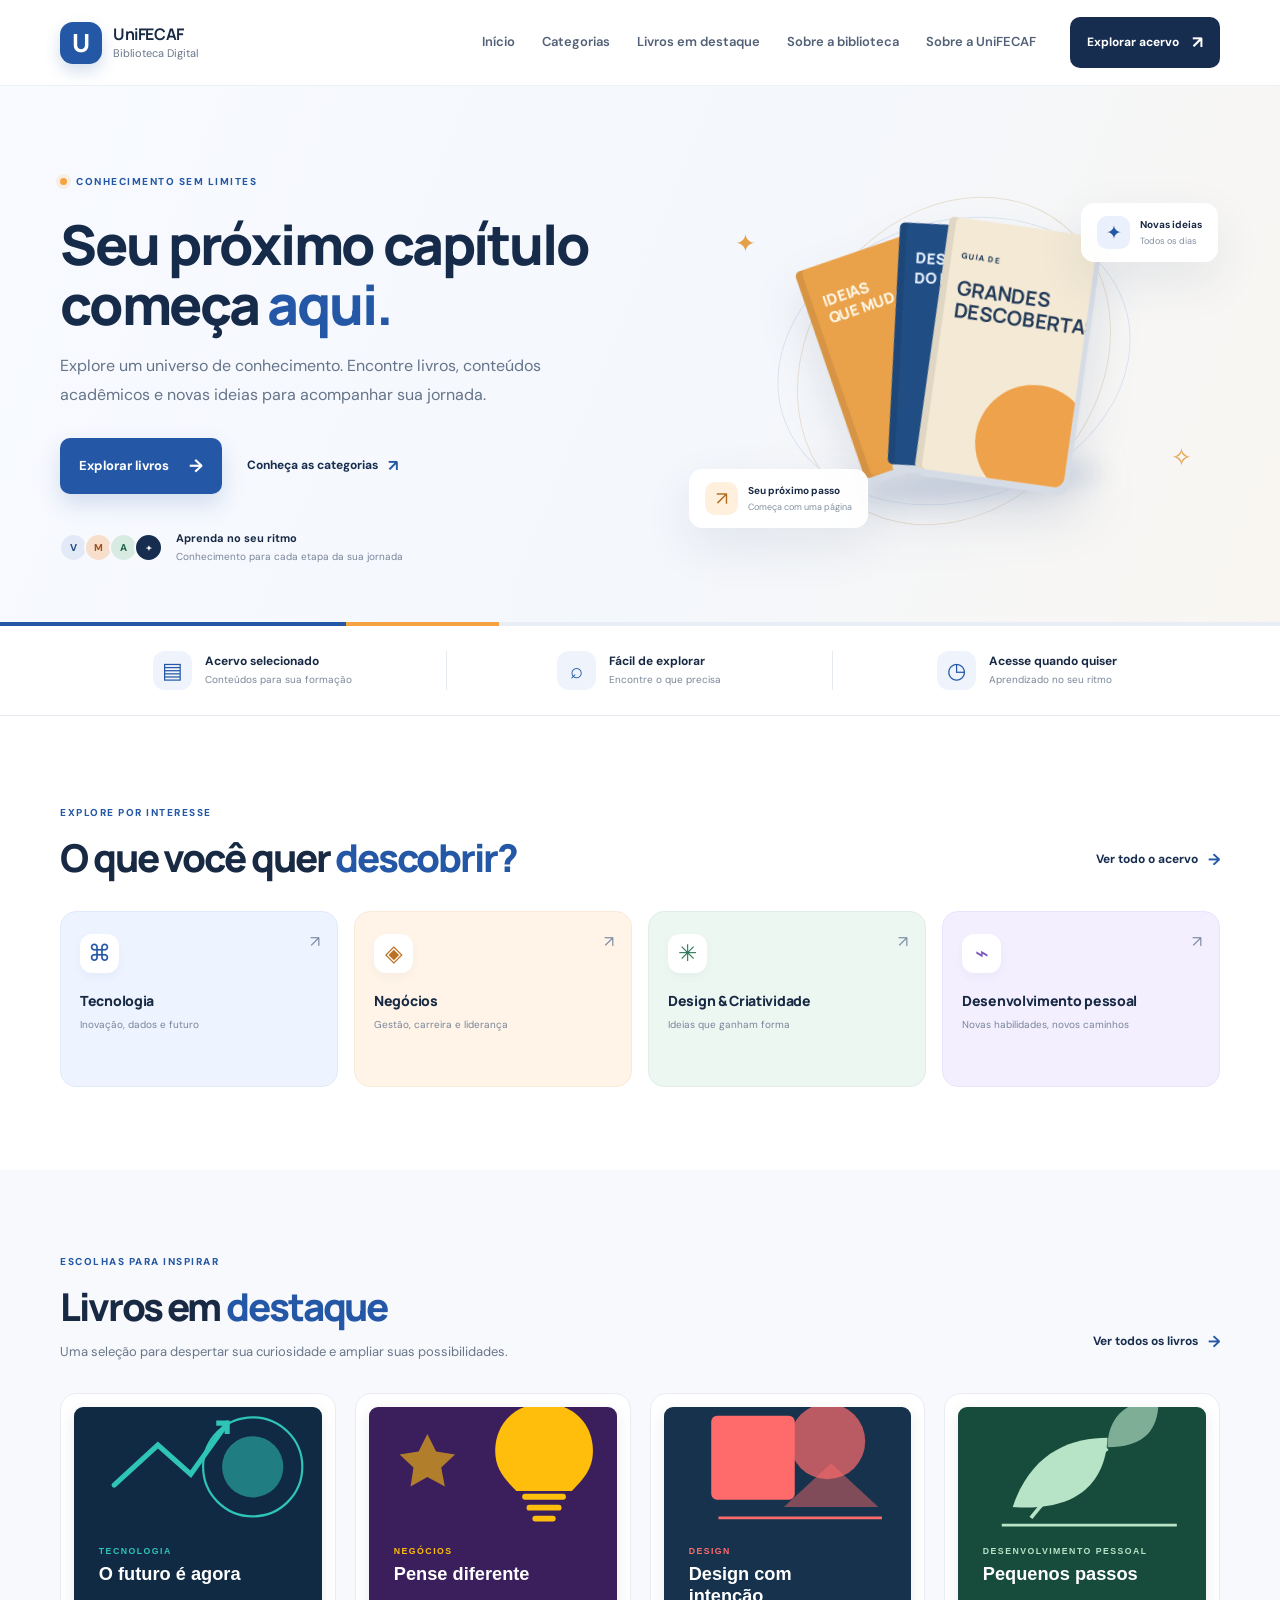
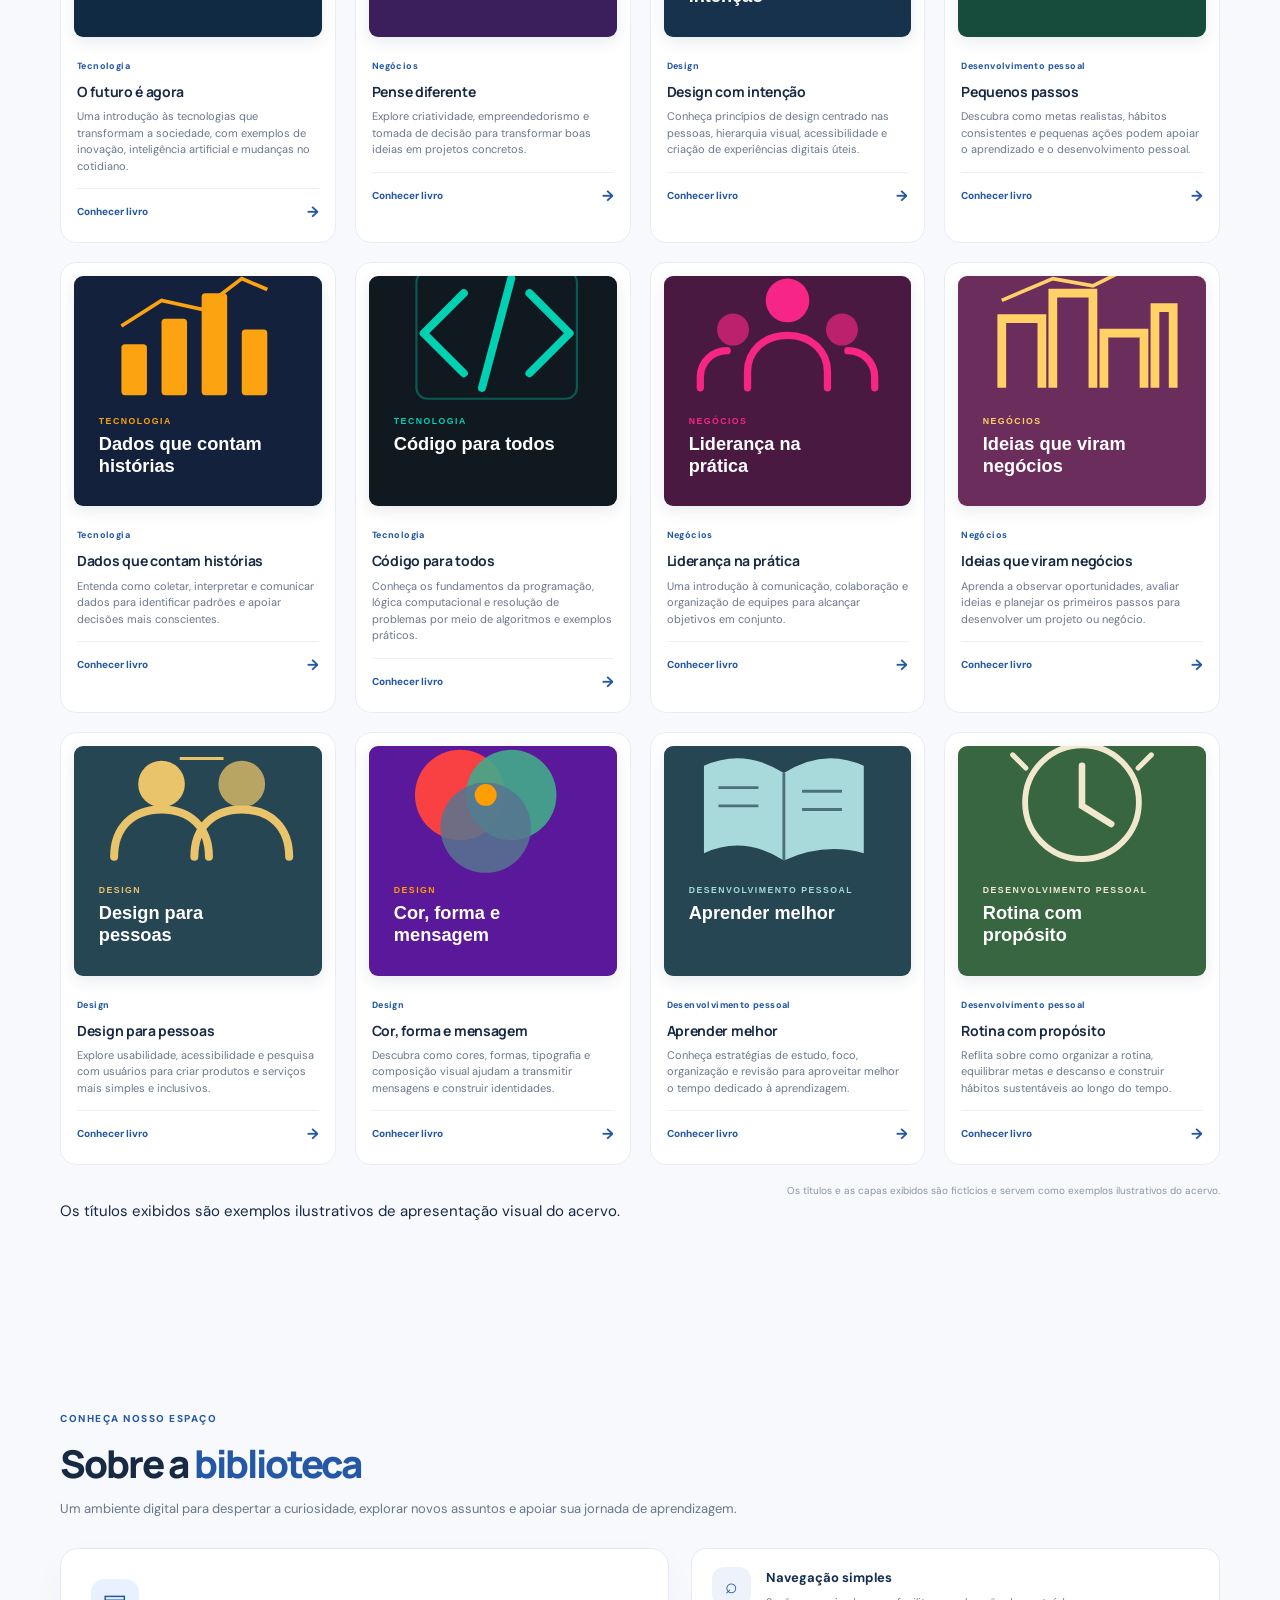
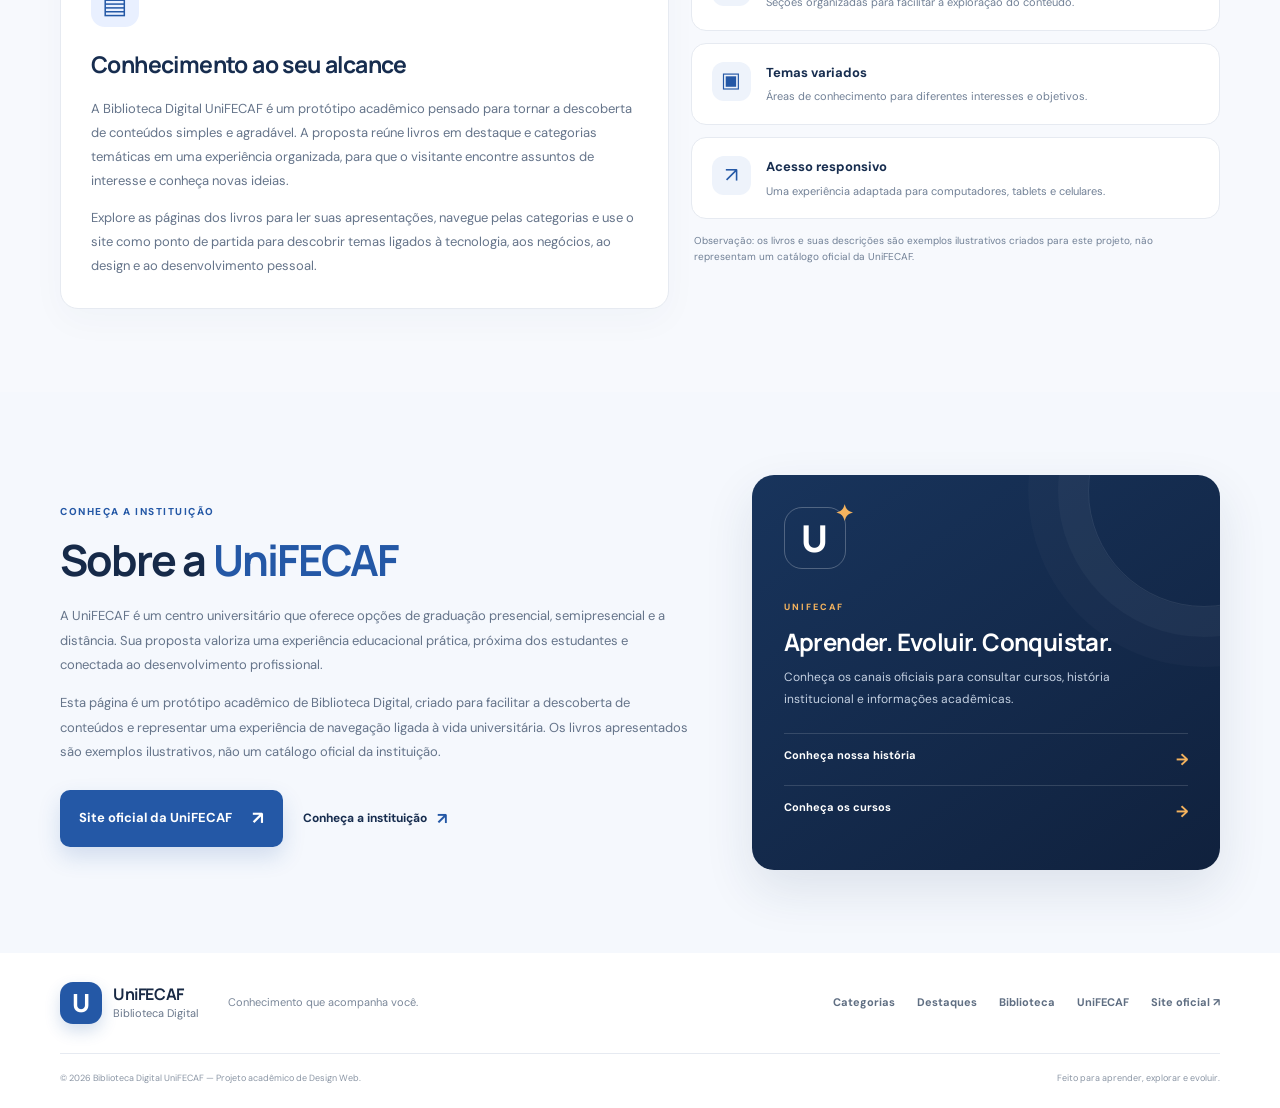
<file: index.html>
<!DOCTYPE html>
<html lang="pt-BR">
<head>
  <meta charset="UTF-8">
  <meta name="viewport" content="width=device-width, initial-scale=1.0">
  <meta name="description" content="Explore livros, categorias e recursos de aprendizagem na Biblioteca Digital UniFECAF.">
  <title>Biblioteca Digital | UniFECAF</title>
  <link rel="stylesheet" href="css/style.css">
</head>
<body>
  <a class="skip-link" href="#conteudo">Pular para o conteúdo</a>
  <header class="site-header">
    <div class="container header-inner">
      <a class="brand" href="#inicio" aria-label="UniFECAF Biblioteca Digital - início">
        <span class="brand-mark" aria-hidden="true">U</span>
        <span class="brand-copy"><strong>UniFECAF</strong><small>Biblioteca Digital</small></span>
      </a>
      <button class="menu-toggle" type="button" aria-label="Abrir menu" aria-expanded="false" aria-controls="main-nav">
        <span></span><span></span><span></span>
      </button>
      <nav class="main-nav" id="main-nav" aria-label="Navegação principal">
        <a href="#inicio">Início</a>
        <a href="#categorias">Categorias</a>
        <a href="#destaques">Livros em destaque</a>
        <a href="#sobre">Sobre a biblioteca</a>
        <a href="#unifecaf">Sobre a UniFECAF</a>
      </nav>
      <a class="header-cta" href="#destaques">Explorar acervo <span aria-hidden="true">↗</span></a>
    </div>
  </header>

  <main id="conteudo">
    <section class="hero" id="inicio">
      <div class="container hero-grid">
        <div class="hero-copy">
          <span class="eyebrow"><span class="eyebrow-dot"></span> CONHECIMENTO SEM LIMITES</span>
          <h1>Seu próximo capítulo começa <em>aqui.</em></h1>
          <p>Explore um universo de conhecimento. Encontre livros, conteúdos acadêmicos e novas ideias para acompanhar sua jornada.</p>
          <div class="hero-actions">
            <a class="button button-primary" href="#destaques">Explorar livros <span aria-hidden="true">→</span></a>
            <a class="text-link" href="#categorias">Conheça as categorias <span aria-hidden="true">↗</span></a>
          </div>
          <div class="hero-proof">
            <div class="avatar-stack" aria-hidden="true"><span>V</span><span>M</span><span>A</span><span>+</span></div>
            <p><strong>Aprenda no seu ritmo</strong><small>Conhecimento para cada etapa da sua jornada</small></p>
          </div>
        </div>
        <div class="hero-art" aria-label="Ilustração de livros e leitura">
          <div class="art-orbit orbit-one"></div><div class="art-orbit orbit-two"></div>
          <div class="floating-note note-top"><span class="note-icon">✦</span><span><strong>Novas ideias</strong><small>Todos os dias</small></span></div>
          <div class="book-scene">
            <div class="book book-back"><span>IDEIAS<br>QUE MUDAM</span></div>
            <div class="book book-middle"><span>DESIGN<br>DO FUTURO</span><i>✳</i></div>
            <div class="book book-front"><small>GUIA DE</small><strong>GRANDES<br>DESCOBERTAS</strong><span class="cover-sun"></span></div>
            <div class="book-shadow"></div>
          </div>
          <div class="floating-note note-bottom"><span class="note-icon">↗</span><span><strong>Seu próximo passo</strong><small>Começa com uma página</small></span></div>
          <span class="spark spark-one">✦</span><span class="spark spark-two">✧</span>
        </div>
      </div>
      <div class="hero-bottom-line"></div>
    </section>

    <section class="quick-stats" aria-label="Diferenciais da biblioteca">
      <div class="container stats-grid">
        <div class="stat-item"><span class="stat-icon">▤</span><div><strong>Acervo selecionado</strong><small>Conteúdos para sua formação</small></div></div>
        <div class="stat-item"><span class="stat-icon">⌕</span><div><strong>Fácil de explorar</strong><small>Encontre o que precisa</small></div></div>
        <div class="stat-item"><span class="stat-icon">◷</span><div><strong>Acesse quando quiser</strong><small>Aprendizado no seu ritmo</small></div></div>
      </div>
    </section>

    <section class="section categories-section" id="categorias">
      <div class="container">
        <div class="section-heading">
          <div><span class="eyebrow">EXPLORE POR INTERESSE</span><h2>O que você quer <em>descobrir?</em></h2></div>
          <a class="text-link desktop-link" href="#destaques">Ver todo o acervo <span aria-hidden="true">→</span></a>
        </div>
        <div class="category-grid">
          <a class="category-card category-blue" href="#destaques" data-filter="Tecnologia"><span class="category-symbol">⌘</span><span class="category-name">Tecnologia</span><span class="category-desc">Inovação, dados e futuro</span><span class="category-arrow">↗</span></a>
          <a class="category-card category-orange" href="#destaques" data-filter="Negócios"><span class="category-symbol">◈</span><span class="category-name">Negócios</span><span class="category-desc">Gestão, carreira e liderança</span><span class="category-arrow">↗</span></a>
          <a class="category-card category-green" href="#destaques" data-filter="Design"><span class="category-symbol">✳</span><span class="category-name">Design &amp; Criatividade</span><span class="category-desc">Ideias que ganham forma</span><span class="category-arrow">↗</span></a>
          <a class="category-card category-purple" href="#destaques" data-filter="Desenvolvimento pessoal"><span class="category-symbol">⌁</span><span class="category-name">Desenvolvimento pessoal</span><span class="category-desc">Novas habilidades, novos caminhos</span><span class="category-arrow">↗</span></a>
        </div>
      </div>
    </section>

    <section class="section featured-section" id="destaques">
      <div class="container">
        <div class="section-heading">
          <div><span class="eyebrow">ESCOLHAS PARA INSPIRAR</span><h2>Livros em <em>destaque</em></h2><p class="section-intro">Uma seleção para despertar sua curiosidade e ampliar suas possibilidades.</p></div>
          <a class="text-link desktop-link" href="#destaques" id="show-all-books">Ver todos os livros <span aria-hidden="true">→</span></a>
        </div>
        <div class="book-grid">
          <article class="book-card" data-category="Tecnologia">
            <img class="cover-image" src="assets/imagens/capa-livro-01.svg" alt="Capa ilustrada do livro O futuro é agora" loading="lazy">
            <div class="book-info"><span class="book-category">Tecnologia</span><h3>O futuro é agora</h3><p>Uma introdução às tecnologias que transformam a sociedade, com exemplos de inovação, inteligência artificial e mudanças no cotidiano.</p><a href="livro-futuro.html" class="book-link">Conhecer livro <span aria-hidden="true">→</span></a></div>
          </article>
          <article class="book-card" data-category="Negócios">
            <img class="cover-image" src="assets/imagens/capa-livro-02.svg" alt="Capa ilustrada do livro Pense diferente" loading="lazy">
            <div class="book-info"><span class="book-category">Negócios</span><h3>Pense diferente</h3><p>Explore criatividade, empreendedorismo e tomada de decisão para transformar boas ideias em projetos concretos.</p><a href="livro-pense-diferente.html" class="book-link">Conhecer livro <span aria-hidden="true">→</span></a></div>
          </article>
          <article class="book-card" data-category="Design">
            <img class="cover-image" src="assets/imagens/capa-livro-03.svg" alt="Capa ilustrada do livro Design com intenção" loading="lazy">
            <div class="book-info"><span class="book-category">Design</span><h3>Design com intenção</h3><p>Conheça princípios de design centrado nas pessoas, hierarquia visual, acessibilidade e criação de experiências digitais úteis.</p><a href="livro-design-intencao.html" class="book-link">Conhecer livro <span aria-hidden="true">→</span></a></div>
          </article>
          <article class="book-card" data-category="Desenvolvimento pessoal">
            <img class="cover-image" src="assets/imagens/capa-livro-04.svg" alt="Capa ilustrada do livro Pequenos passos" loading="lazy">
            <div class="book-info"><span class="book-category">Desenvolvimento pessoal</span><h3>Pequenos passos</h3><p>Descubra como metas realistas, hábitos consistentes e pequenas ações podem apoiar o aprendizado e o desenvolvimento pessoal.</p><a href="livro-pequenos-passos.html" class="book-link">Conhecer livro <span aria-hidden="true">→</span></a></div>
          </article>
          <article class="book-card" data-category="Tecnologia">
            <img class="cover-image" src="assets/imagens/capa-livro-05.svg" alt="Capa ilustrativa de Dados que contam histórias" loading="lazy">
            <div class="book-info"><span class="book-category">Tecnologia</span><h3>Dados que contam histórias</h3><p>Entenda como coletar, interpretar e comunicar dados para identificar padrões e apoiar decisões mais conscientes.</p><a href="#sobre" class="book-link" data-fictional="true">Conhecer livro <span aria-hidden="true">→</span></a></div>
          </article>
          <article class="book-card" data-category="Tecnologia">
            <img class="cover-image" src="assets/imagens/capa-livro-06.svg" alt="Capa ilustrativa de Código para todos" loading="lazy">
            <div class="book-info"><span class="book-category">Tecnologia</span><h3>Código para todos</h3><p>Conheça os fundamentos da programação, lógica computacional e resolução de problemas por meio de algoritmos e exemplos práticos.</p><a href="#sobre" class="book-link" data-fictional="true">Conhecer livro <span aria-hidden="true">→</span></a></div>
          </article>
          <article class="book-card" data-category="Negócios">
            <img class="cover-image" src="assets/imagens/capa-livro-07.svg" alt="Capa ilustrativa de Liderança na prática" loading="lazy">
            <div class="book-info"><span class="book-category">Negócios</span><h3>Liderança na prática</h3><p>Uma introdução à comunicação, colaboração e organização de equipes para alcançar objetivos em conjunto.</p><a href="#sobre" class="book-link" data-fictional="true">Conhecer livro <span aria-hidden="true">→</span></a></div>
          </article>
          <article class="book-card" data-category="Negócios">
            <img class="cover-image" src="assets/imagens/capa-livro-08.svg" alt="Capa ilustrativa de Ideias que viram negócios" loading="lazy">
            <div class="book-info"><span class="book-category">Negócios</span><h3>Ideias que viram negócios</h3><p>Aprenda a observar oportunidades, avaliar ideias e planejar os primeiros passos para desenvolver um projeto ou negócio.</p><a href="#sobre" class="book-link" data-fictional="true">Conhecer livro <span aria-hidden="true">→</span></a></div>
          </article>
          <article class="book-card" data-category="Design">
            <img class="cover-image" src="assets/imagens/capa-livro-09.svg" alt="Capa ilustrativa de Design para pessoas" loading="lazy">
            <div class="book-info"><span class="book-category">Design</span><h3>Design para pessoas</h3><p>Explore usabilidade, acessibilidade e pesquisa com usuários para criar produtos e serviços mais simples e inclusivos.</p><a href="#sobre" class="book-link" data-fictional="true">Conhecer livro <span aria-hidden="true">→</span></a></div>
          </article>
          <article class="book-card" data-category="Design">
            <img class="cover-image" src="assets/imagens/capa-livro-10.svg" alt="Capa ilustrativa de Cor, forma e mensagem" loading="lazy">
            <div class="book-info"><span class="book-category">Design</span><h3>Cor, forma e mensagem</h3><p>Descubra como cores, formas, tipografia e composição visual ajudam a transmitir mensagens e construir identidades.</p><a href="#sobre" class="book-link" data-fictional="true">Conhecer livro <span aria-hidden="true">→</span></a></div>
          </article>
          <article class="book-card" data-category="Desenvolvimento pessoal">
            <img class="cover-image" src="assets/imagens/capa-livro-11.svg" alt="Capa ilustrativa de Aprender melhor" loading="lazy">
            <div class="book-info"><span class="book-category">Desenvolvimento pessoal</span><h3>Aprender melhor</h3><p>Conheça estratégias de estudo, foco, organização e revisão para aproveitar melhor o tempo dedicado à aprendizagem.</p><a href="#sobre" class="book-link" data-fictional="true">Conhecer livro <span aria-hidden="true">→</span></a></div>
          </article>
          <article class="book-card" data-category="Desenvolvimento pessoal">
            <img class="cover-image" src="assets/imagens/capa-livro-12.svg" alt="Capa ilustrativa de Rotina com propósito" loading="lazy">
            <div class="book-info"><span class="book-category">Desenvolvimento pessoal</span><h3>Rotina com propósito</h3><p>Reflita sobre como organizar a rotina, equilibrar metas e descanso e construir hábitos sustentáveis ao longo do tempo.</p><a href="#sobre" class="book-link" data-fictional="true">Conhecer livro <span aria-hidden="true">→</span></a></div>
          </article>
        </div>
        <p class="catalog-note">Os títulos e as capas exibidos são fictícios e servem como exemplos ilustrativos do acervo.</p>Os títulos exibidos são exemplos ilustrativos de apresentação visual do acervo.</p>
      </div>
    </section>

    <section class="section about-library-section" id="sobre">
      <div class="container">
        <div class="section-heading about-library-heading">
          <div><span class="eyebrow">CONHEÇA NOSSO ESPAÇO</span><h2>Sobre a <em>biblioteca</em></h2><p class="section-intro">Um ambiente digital para despertar a curiosidade, explorar novos assuntos e apoiar sua jornada de aprendizagem.</p></div>
        </div>
        <div class="about-library-grid">
          <article class="about-library-main">
            <div class="about-library-icon" aria-hidden="true">▤</div>
            <h3>Conhecimento ao seu alcance</h3>
            <p>A Biblioteca Digital UniFECAF é um protótipo acadêmico pensado para tornar a descoberta de conteúdos simples e agradável. A proposta reúne livros em destaque e categorias temáticas em uma experiência organizada, para que o visitante encontre assuntos de interesse e conheça novas ideias.</p>
            <p>Explore as páginas dos livros para ler suas apresentações, navegue pelas categorias e use o site como ponto de partida para descobrir temas ligados à tecnologia, aos negócios, ao design e ao desenvolvimento pessoal.</p>
          </article>
          <div class="about-library-features">
            <article class="about-feature"><span aria-hidden="true">⌕</span><div><h3>Navegação simples</h3><p>Seções organizadas para facilitar a exploração do conteúdo.</p></div></article>
            <article class="about-feature"><span aria-hidden="true">▣</span><div><h3>Temas variados</h3><p>Áreas de conhecimento para diferentes interesses e objetivos.</p></div></article>
            <article class="about-feature"><span aria-hidden="true">↗</span><div><h3>Acesso responsivo</h3><p>Uma experiência adaptada para computadores, tablets e celulares.</p></div></article>
            <p class="about-library-note">Observação: os livros e suas descrições são exemplos ilustrativos criados para este projeto, não representam um catálogo oficial da UniFECAF.</p>
          </div>
        </div>
      </div>
    </section>

    <section class="section institution-section" id="unifecaf">
      <div class="container institution-grid">
        <div class="institution-copy">
          <span class="eyebrow">CONHEÇA A INSTITUIÇÃO</span>
          <h2>Sobre a <em>UniFECAF</em></h2>
          <p>A UniFECAF é um centro universitário que oferece opções de graduação presencial, semipresencial e a distância. Sua proposta valoriza uma experiência educacional prática, próxima dos estudantes e conectada ao desenvolvimento profissional.</p>
          <p>Esta página é um protótipo acadêmico de Biblioteca Digital, criado para facilitar a descoberta de conteúdos e representar uma experiência de navegação ligada à vida universitária. Os livros apresentados são exemplos ilustrativos, não um catálogo oficial da instituição.</p>
          <div class="institution-actions">
            <a class="button button-primary" href="https://www.unifecaf.com.br/" target="_blank" rel="noopener noreferrer">Site oficial da UniFECAF <span aria-hidden="true">↗</span></a>
            <a class="text-link" href="https://www.unifecaf.com.br/quem-somos" target="_blank" rel="noopener noreferrer">Conheça a instituição <span aria-hidden="true">↗</span></a>
          </div>
        </div>
        <div class="institution-card">
          <div class="institution-card-mark" aria-hidden="true">U<span>✦</span></div>
          <span class="institution-card-label">UNIFECAF</span>
          <h3>Aprender. Evoluir. Conquistar.</h3>
          <p>Conheça os canais oficiais para consultar cursos, história institucional e informações acadêmicas.</p>
          <a href="https://www.unifecaf.com.br/nossa-historia" target="_blank" rel="noopener noreferrer">Conheça nossa história <span aria-hidden="true">→</span></a>
          <a href="https://www.unifecaf.com.br/graduacao-presencial" target="_blank" rel="noopener noreferrer">Conheça os cursos <span aria-hidden="true">→</span></a>
        </div>
      </div>
    </section>

    

    
  </main>

  <footer class="site-footer">
    <div class="container footer-main">
      <a class="brand footer-brand" href="#inicio"><span class="brand-mark" aria-hidden="true">U</span><span class="brand-copy"><strong>UniFECAF</strong><small>Biblioteca Digital</small></span></a>
      <p>Conhecimento que acompanha você.</p>
      <div class="footer-links"><a href="#categorias">Categorias</a><a href="#destaques">Destaques</a><a href="#sobre">Biblioteca</a><a href="#unifecaf">UniFECAF</a><a href="https://www.unifecaf.com.br/" target="_blank" rel="noopener noreferrer">Site oficial ↗</a></div>
    </div>
    <div class="container footer-bottom"><span>© 2026 Biblioteca Digital UniFECAF — Projeto acadêmico de Design Web.</span><span>Feito para aprender, explorar e evoluir.</span></div>
  </footer>
  <script>
    const toggle = document.querySelector('.menu-toggle');
    const nav = document.querySelector('.main-nav');
    toggle.addEventListener('click', () => {
      const open = toggle.getAttribute('aria-expanded') === 'true';
      toggle.setAttribute('aria-expanded', String(!open));
      toggle.setAttribute('aria-label', open ? 'Abrir menu' : 'Fechar menu');
      nav.classList.toggle('is-open', !open);
    });
    nav.querySelectorAll('a').forEach(link => link.addEventListener('click', () => {
      nav.classList.remove('is-open');
      toggle.setAttribute('aria-expanded', 'false');
      toggle.setAttribute('aria-label', 'Abrir menu');
    }));
    const bookCards = [...document.querySelectorAll('.book-card')];
    const categoryLinks = document.querySelectorAll('.category-card[data-filter]');
    const booksHeading = document.querySelector('#destaques h2');
    function filterBooks(category) {
      bookCards.forEach(card => {
        card.hidden = Boolean(category) && card.dataset.category !== category;
      });
      if (booksHeading) booksHeading.innerHTML = category ? `Livros de <em>${category}</em>` : 'Livros em <em>destaque</em>';
      document.querySelector('#destaques').scrollIntoView({ behavior: 'smooth', block: 'start' });
    }
    categoryLinks.forEach(link => link.addEventListener('click', event => {
      event.preventDefault();
      filterBooks(link.dataset.filter);
    }));
    document.querySelector('#show-all-books')?.addEventListener('click', event => {
      event.preventDefault();
      filterBooks(null);
    });
    document.querySelectorAll('[data-fictional="true"]').forEach(link => link.addEventListener('click', event => {
      event.preventDefault();
      alert('Este livro é fictício e foi incluído apenas para demonstrar o funcionamento do acervo.');
    }));
  </script>
</body>
</html>
</file>
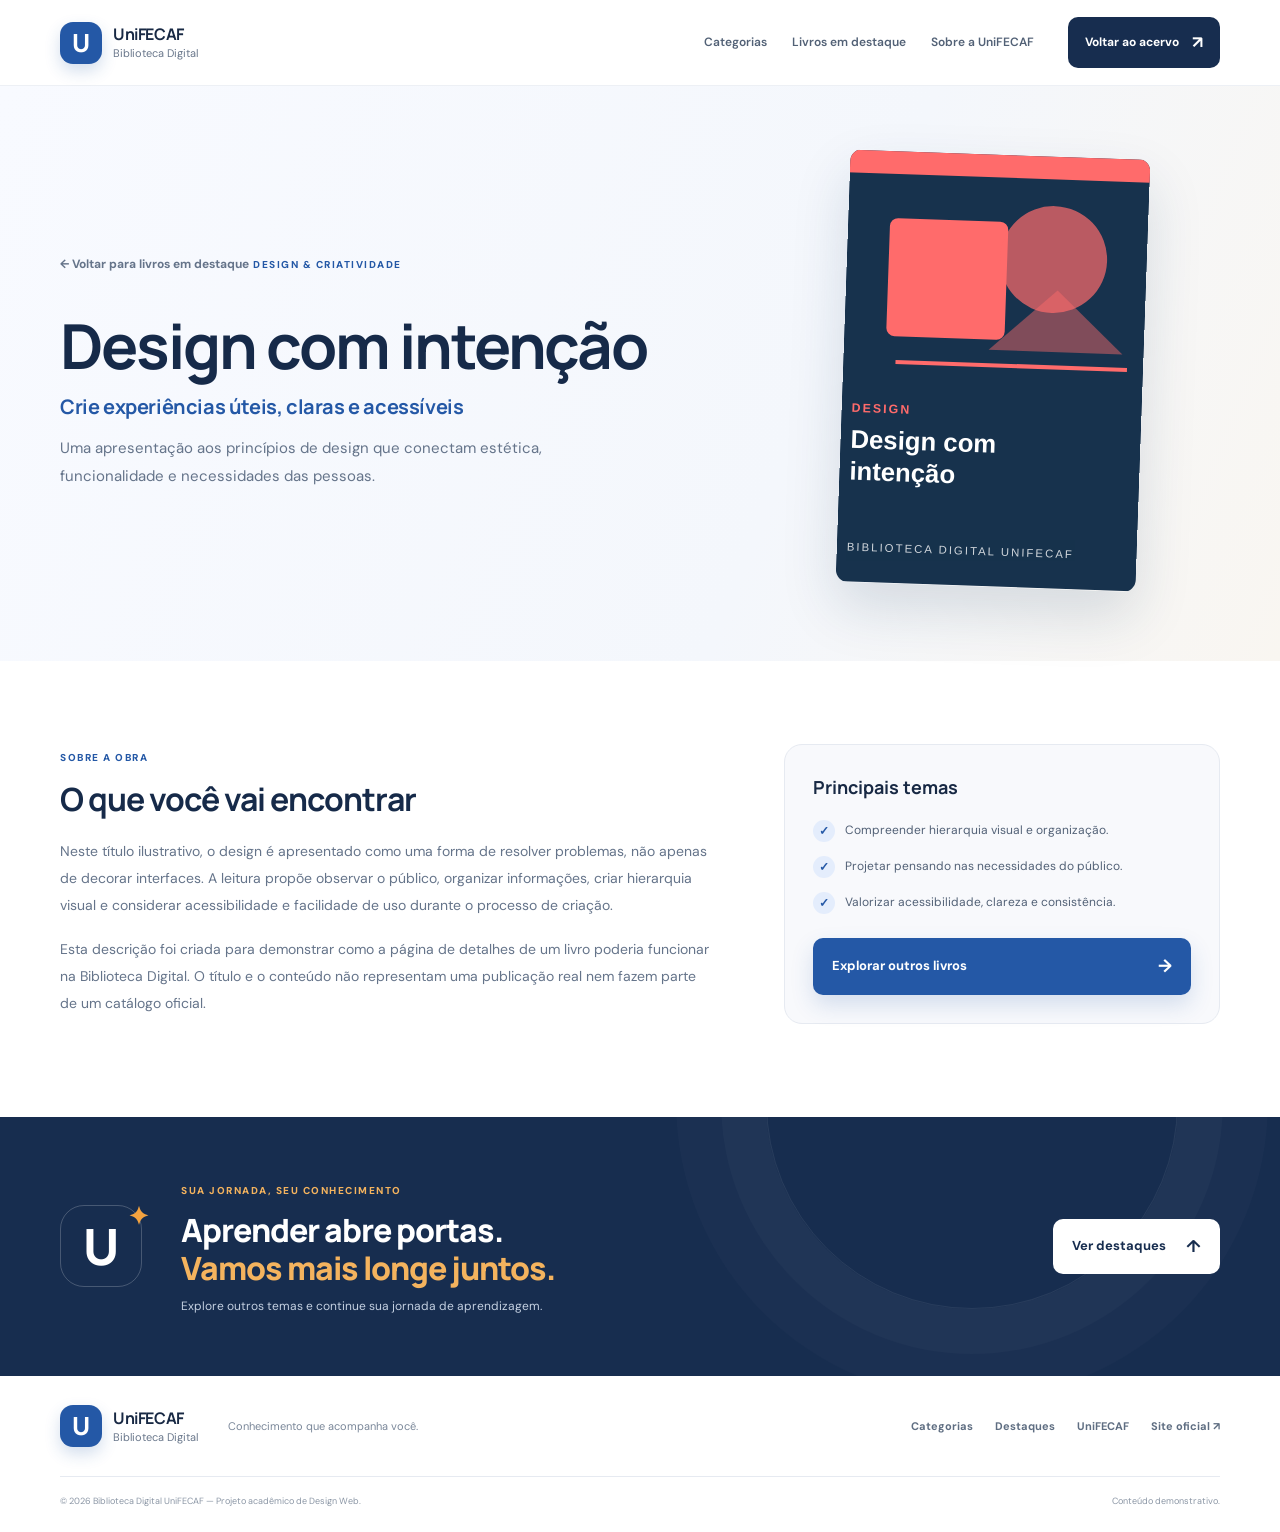
<file: livro-design-intencao.html>
<!DOCTYPE html>
<html lang="pt-BR">
<head>
  <meta charset="UTF-8">
  <meta name="viewport" content="width=device-width, initial-scale=1.0">
  <meta name="description" content="Conheça o livro ilustrativo Design com intenção na Biblioteca Digital UniFECAF.">
  <title>Design com intenção | Biblioteca Digital UniFECAF</title>
  <link rel="stylesheet" href="css/style.css">
</head>
<body class="book-detail-page">
  <a class="skip-link" href="#conteudo">Pular para o conteúdo</a>
  <header class="site-header">
    <div class="container header-inner">
      <a class="brand" href="index.html" aria-label="UniFECAF Biblioteca Digital - início"><span class="brand-mark" aria-hidden="true">U</span><span class="brand-copy"><strong>UniFECAF</strong><small>Biblioteca Digital</small></span></a>
      <nav class="detail-nav" aria-label="Navegação principal"><a href="index.html#categorias">Categorias</a><a href="index.html#destaques">Livros em destaque</a><a href="index.html#unifecaf">Sobre a UniFECAF</a></nav>
      <a class="header-cta" href="index.html#destaques">Voltar ao acervo <span aria-hidden="true">↗</span></a>
    </div>
  </header>
  <main id="conteudo">
    <section class="detail-hero">
      <div class="container detail-grid">
        <div class="detail-copy">
          <a class="back-link" href="index.html#destaques">← Voltar para livros em destaque</a>
          <span class="eyebrow">DESIGN & CRIATIVIDADE</span>
          <h1>Design com intenção</h1>
          <h2>Crie experiências úteis, claras e acessíveis</h2>
          <p class="detail-intro">Uma apresentação aos princípios de design que conectam estética, funcionalidade e necessidades das pessoas.</p>
        </div>
        <div class="detail-art"><img class="detail-cover-image" src="assets/imagens/capa-livro-03.svg" alt="Capa ilustrada de Design com intenção" loading="lazy"></div>
      </div>
    </section>
    <section class="section detail-content">
      <div class="container detail-content-grid">
        <article class="detail-description"><span class="eyebrow">SOBRE A OBRA</span><h2>O que você vai encontrar</h2><p>Neste título ilustrativo, o design é apresentado como uma forma de resolver problemas, não apenas de decorar interfaces. A leitura propõe observar o público, organizar informações, criar hierarquia visual e considerar acessibilidade e facilidade de uso durante o processo de criação.</p><p>Esta descrição foi criada para demonstrar como a página de detalhes de um livro poderia funcionar na Biblioteca Digital. O título e o conteúdo não representam uma publicação real nem fazem parte de um catálogo oficial.</p></article>
        <aside class="takeaways"><h3>Principais temas</h3><ul><li><span aria-hidden="true">✓</span>Compreender hierarquia visual e organização.</li><li><span aria-hidden="true">✓</span>Projetar pensando nas necessidades do público.</li><li><span aria-hidden="true">✓</span>Valorizar acessibilidade, clareza e consistência.</li></ul><a class="button button-primary" href="index.html#destaques">Explorar outros livros <span aria-hidden="true">→</span></a></aside>
      </div>
    </section>
    <section class="library-banner"><div class="container banner-inner"><div class="banner-mark" aria-hidden="true"><span>U</span><i>✦</i></div><div class="banner-copy"><span class="eyebrow">SUA JORNADA, SEU CONHECIMENTO</span><h2>Aprender abre portas.<br><em>Vamos mais longe juntos.</em></h2><p>Explore outros temas e continue sua jornada de aprendizagem.</p></div><a class="button button-light" href="index.html#destaques">Ver destaques <span aria-hidden="true">↑</span></a></div></section>
  </main>
  <footer class="site-footer"><div class="container footer-main"><a class="brand footer-brand" href="index.html"><span class="brand-mark" aria-hidden="true">U</span><span class="brand-copy"><strong>UniFECAF</strong><small>Biblioteca Digital</small></span></a><p>Conhecimento que acompanha você.</p><div class="footer-links"><a href="index.html#categorias">Categorias</a><a href="index.html#destaques">Destaques</a><a href="index.html#unifecaf">UniFECAF</a><a href="https://www.unifecaf.com.br/" target="_blank" rel="noopener noreferrer">Site oficial ↗</a></div></div><div class="container footer-bottom"><span>© 2026 Biblioteca Digital UniFECAF — Projeto acadêmico de Design Web.</span><span>Conteúdo demonstrativo.</span></div></footer>
</body>
</html>
</file>
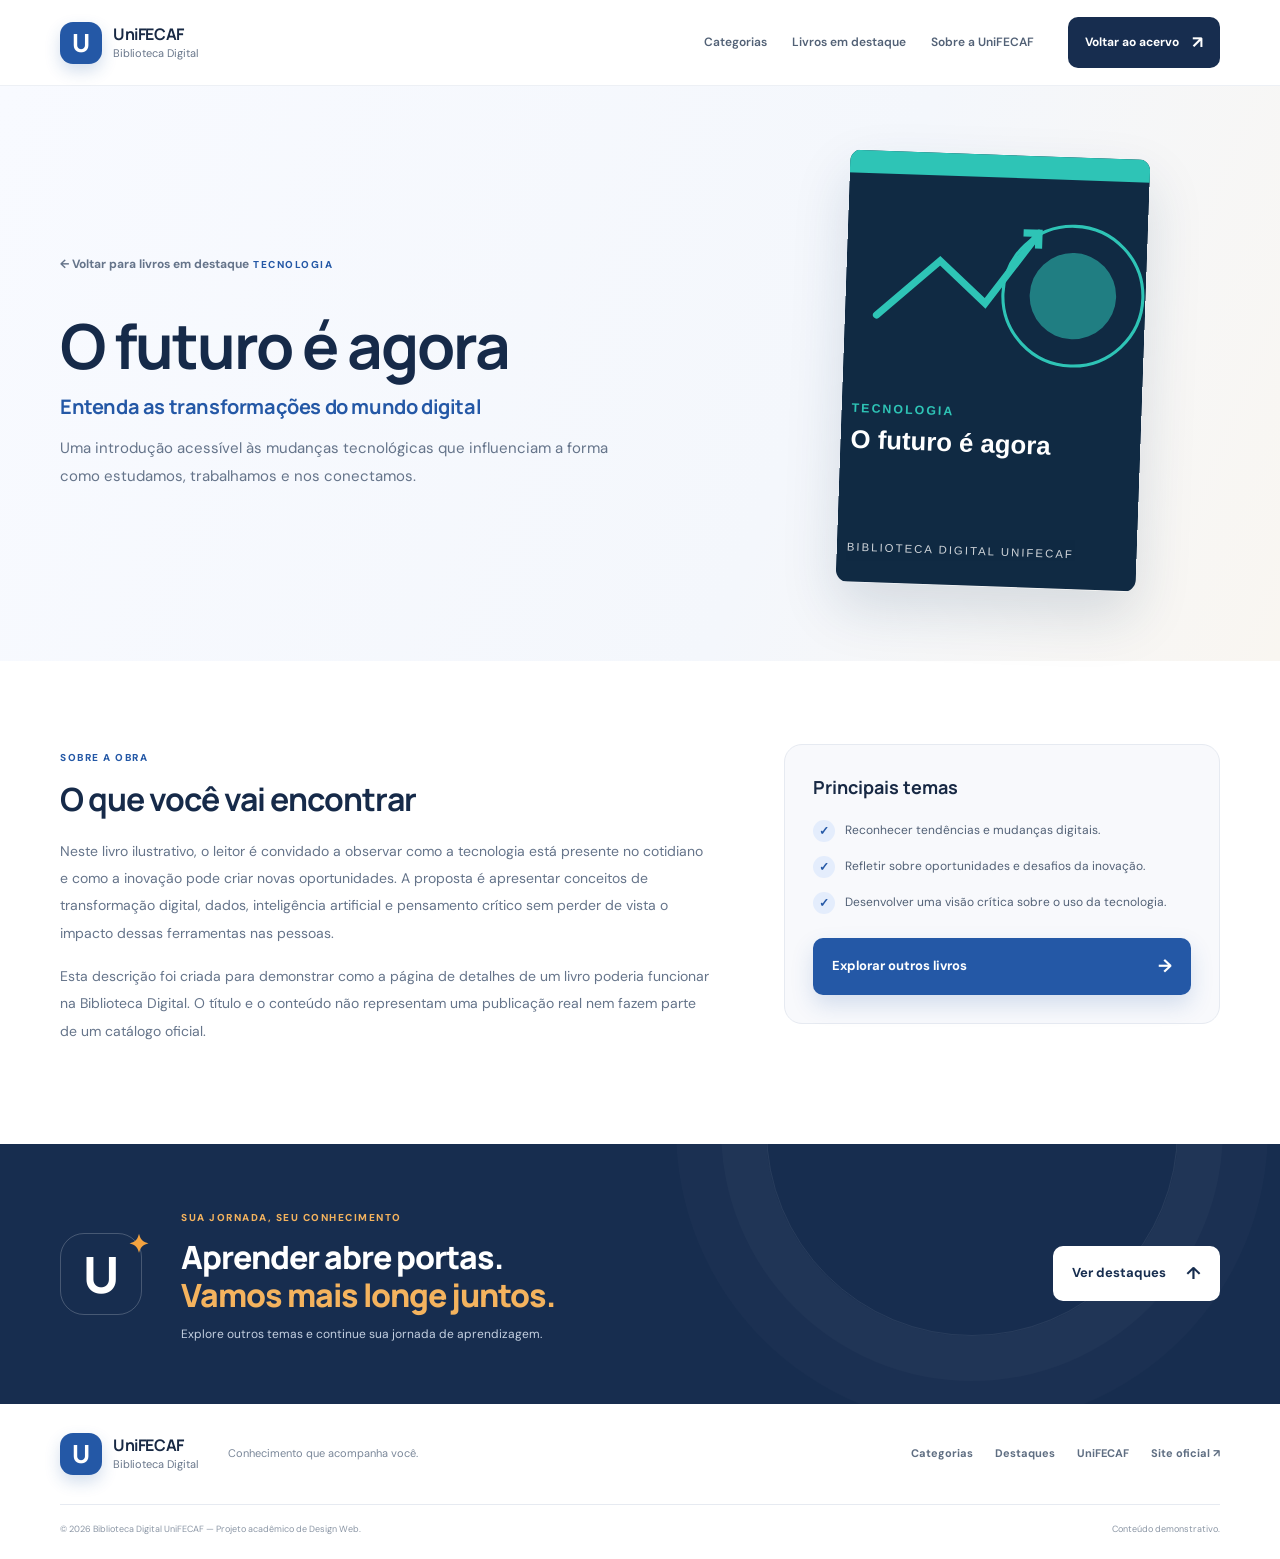
<file: livro-futuro.html>
<!DOCTYPE html>
<html lang="pt-BR">
<head>
  <meta charset="UTF-8">
  <meta name="viewport" content="width=device-width, initial-scale=1.0">
  <meta name="description" content="Conheça o livro ilustrativo O futuro é agora na Biblioteca Digital UniFECAF.">
  <title>O futuro é agora | Biblioteca Digital UniFECAF</title>
  <link rel="stylesheet" href="css/style.css">
</head>
<body class="book-detail-page">
  <a class="skip-link" href="#conteudo">Pular para o conteúdo</a>
  <header class="site-header">
    <div class="container header-inner">
      <a class="brand" href="index.html" aria-label="UniFECAF Biblioteca Digital - início"><span class="brand-mark" aria-hidden="true">U</span><span class="brand-copy"><strong>UniFECAF</strong><small>Biblioteca Digital</small></span></a>
      <nav class="detail-nav" aria-label="Navegação principal"><a href="index.html#categorias">Categorias</a><a href="index.html#destaques">Livros em destaque</a><a href="index.html#unifecaf">Sobre a UniFECAF</a></nav>
      <a class="header-cta" href="index.html#destaques">Voltar ao acervo <span aria-hidden="true">↗</span></a>
    </div>
  </header>
  <main id="conteudo">
    <section class="detail-hero">
      <div class="container detail-grid">
        <div class="detail-copy">
          <a class="back-link" href="index.html#destaques">← Voltar para livros em destaque</a>
          <span class="eyebrow">TECNOLOGIA</span>
          <h1>O futuro é agora</h1>
          <h2>Entenda as transformações do mundo digital</h2>
          <p class="detail-intro">Uma introdução acessível às mudanças tecnológicas que influenciam a forma como estudamos, trabalhamos e nos conectamos.</p>
        </div>
        <div class="detail-art"><img class="detail-cover-image" src="assets/imagens/capa-livro-01.svg" alt="Capa ilustrada de O futuro é agora" loading="lazy"></div>
      </div>
    </section>
    <section class="section detail-content">
      <div class="container detail-content-grid">
        <article class="detail-description"><span class="eyebrow">SOBRE A OBRA</span><h2>O que você vai encontrar</h2><p>Neste livro ilustrativo, o leitor é convidado a observar como a tecnologia está presente no cotidiano e como a inovação pode criar novas oportunidades. A proposta é apresentar conceitos de transformação digital, dados, inteligência artificial e pensamento crítico sem perder de vista o impacto dessas ferramentas nas pessoas.</p><p>Esta descrição foi criada para demonstrar como a página de detalhes de um livro poderia funcionar na Biblioteca Digital. O título e o conteúdo não representam uma publicação real nem fazem parte de um catálogo oficial.</p></article>
        <aside class="takeaways"><h3>Principais temas</h3><ul><li><span aria-hidden="true">✓</span>Reconhecer tendências e mudanças digitais.</li><li><span aria-hidden="true">✓</span>Refletir sobre oportunidades e desafios da inovação.</li><li><span aria-hidden="true">✓</span>Desenvolver uma visão crítica sobre o uso da tecnologia.</li></ul><a class="button button-primary" href="index.html#destaques">Explorar outros livros <span aria-hidden="true">→</span></a></aside>
      </div>
    </section>
    <section class="library-banner"><div class="container banner-inner"><div class="banner-mark" aria-hidden="true"><span>U</span><i>✦</i></div><div class="banner-copy"><span class="eyebrow">SUA JORNADA, SEU CONHECIMENTO</span><h2>Aprender abre portas.<br><em>Vamos mais longe juntos.</em></h2><p>Explore outros temas e continue sua jornada de aprendizagem.</p></div><a class="button button-light" href="index.html#destaques">Ver destaques <span aria-hidden="true">↑</span></a></div></section>
  </main>
  <footer class="site-footer"><div class="container footer-main"><a class="brand footer-brand" href="index.html"><span class="brand-mark" aria-hidden="true">U</span><span class="brand-copy"><strong>UniFECAF</strong><small>Biblioteca Digital</small></span></a><p>Conhecimento que acompanha você.</p><div class="footer-links"><a href="index.html#categorias">Categorias</a><a href="index.html#destaques">Destaques</a><a href="index.html#unifecaf">UniFECAF</a><a href="https://www.unifecaf.com.br/" target="_blank" rel="noopener noreferrer">Site oficial ↗</a></div></div><div class="container footer-bottom"><span>© 2026 Biblioteca Digital UniFECAF — Projeto acadêmico de Design Web.</span><span>Conteúdo demonstrativo.</span></div></footer>
</body>
</html>
</file>
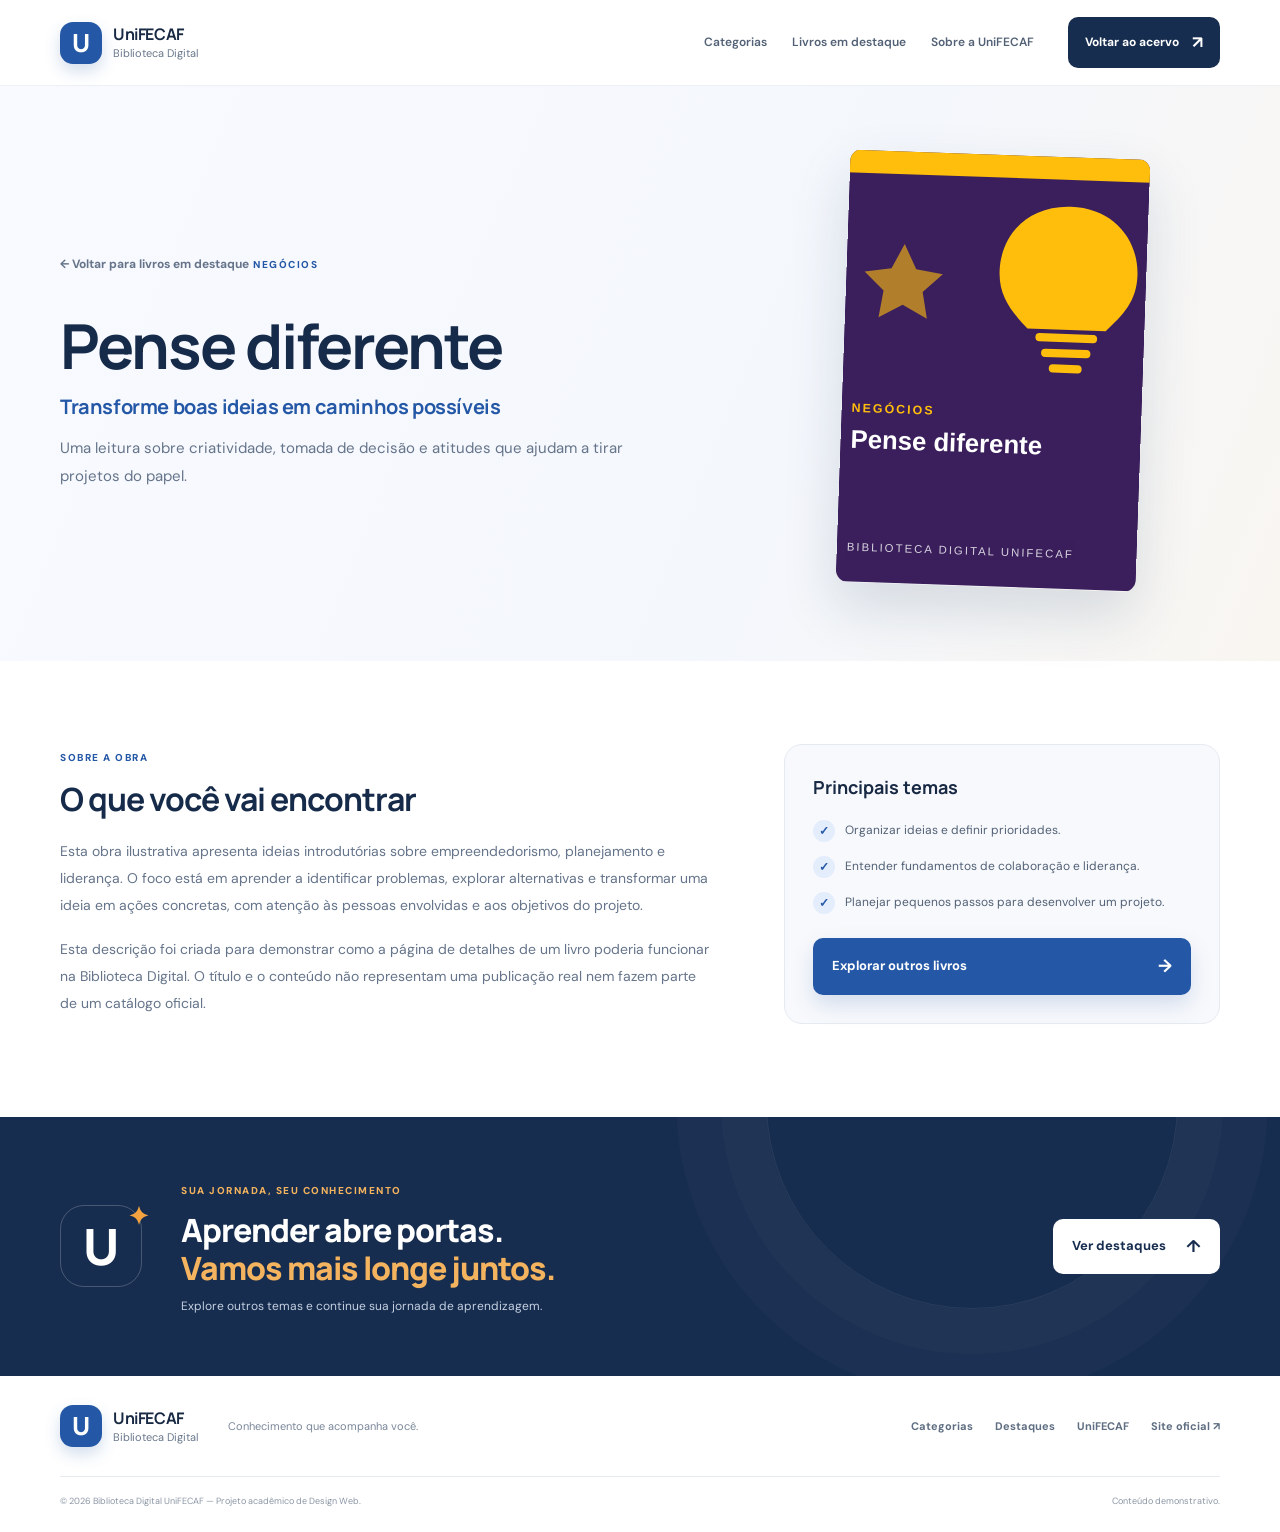
<file: livro-pense-diferente.html>
<!DOCTYPE html>
<html lang="pt-BR">
<head>
  <meta charset="UTF-8">
  <meta name="viewport" content="width=device-width, initial-scale=1.0">
  <meta name="description" content="Conheça o livro ilustrativo Pense diferente na Biblioteca Digital UniFECAF.">
  <title>Pense diferente | Biblioteca Digital UniFECAF</title>
  <link rel="stylesheet" href="css/style.css">
</head>
<body class="book-detail-page">
  <a class="skip-link" href="#conteudo">Pular para o conteúdo</a>
  <header class="site-header">
    <div class="container header-inner">
      <a class="brand" href="index.html" aria-label="UniFECAF Biblioteca Digital - início"><span class="brand-mark" aria-hidden="true">U</span><span class="brand-copy"><strong>UniFECAF</strong><small>Biblioteca Digital</small></span></a>
      <nav class="detail-nav" aria-label="Navegação principal"><a href="index.html#categorias">Categorias</a><a href="index.html#destaques">Livros em destaque</a><a href="index.html#unifecaf">Sobre a UniFECAF</a></nav>
      <a class="header-cta" href="index.html#destaques">Voltar ao acervo <span aria-hidden="true">↗</span></a>
    </div>
  </header>
  <main id="conteudo">
    <section class="detail-hero">
      <div class="container detail-grid">
        <div class="detail-copy">
          <a class="back-link" href="index.html#destaques">← Voltar para livros em destaque</a>
          <span class="eyebrow">NEGÓCIOS</span>
          <h1>Pense diferente</h1>
          <h2>Transforme boas ideias em caminhos possíveis</h2>
          <p class="detail-intro">Uma leitura sobre criatividade, tomada de decisão e atitudes que ajudam a tirar projetos do papel.</p>
        </div>
        <div class="detail-art"><img class="detail-cover-image" src="assets/imagens/capa-livro-02.svg" alt="Capa ilustrada de Pense diferente" loading="lazy"></div>
      </div>
    </section>
    <section class="section detail-content">
      <div class="container detail-content-grid">
        <article class="detail-description"><span class="eyebrow">SOBRE A OBRA</span><h2>O que você vai encontrar</h2><p>Esta obra ilustrativa apresenta ideias introdutórias sobre empreendedorismo, planejamento e liderança. O foco está em aprender a identificar problemas, explorar alternativas e transformar uma ideia em ações concretas, com atenção às pessoas envolvidas e aos objetivos do projeto.</p><p>Esta descrição foi criada para demonstrar como a página de detalhes de um livro poderia funcionar na Biblioteca Digital. O título e o conteúdo não representam uma publicação real nem fazem parte de um catálogo oficial.</p></article>
        <aside class="takeaways"><h3>Principais temas</h3><ul><li><span aria-hidden="true">✓</span>Organizar ideias e definir prioridades.</li><li><span aria-hidden="true">✓</span>Entender fundamentos de colaboração e liderança.</li><li><span aria-hidden="true">✓</span>Planejar pequenos passos para desenvolver um projeto.</li></ul><a class="button button-primary" href="index.html#destaques">Explorar outros livros <span aria-hidden="true">→</span></a></aside>
      </div>
    </section>
    <section class="library-banner"><div class="container banner-inner"><div class="banner-mark" aria-hidden="true"><span>U</span><i>✦</i></div><div class="banner-copy"><span class="eyebrow">SUA JORNADA, SEU CONHECIMENTO</span><h2>Aprender abre portas.<br><em>Vamos mais longe juntos.</em></h2><p>Explore outros temas e continue sua jornada de aprendizagem.</p></div><a class="button button-light" href="index.html#destaques">Ver destaques <span aria-hidden="true">↑</span></a></div></section>
  </main>
  <footer class="site-footer"><div class="container footer-main"><a class="brand footer-brand" href="index.html"><span class="brand-mark" aria-hidden="true">U</span><span class="brand-copy"><strong>UniFECAF</strong><small>Biblioteca Digital</small></span></a><p>Conhecimento que acompanha você.</p><div class="footer-links"><a href="index.html#categorias">Categorias</a><a href="index.html#destaques">Destaques</a><a href="index.html#unifecaf">UniFECAF</a><a href="https://www.unifecaf.com.br/" target="_blank" rel="noopener noreferrer">Site oficial ↗</a></div></div><div class="container footer-bottom"><span>© 2026 Biblioteca Digital UniFECAF — Projeto acadêmico de Design Web.</span><span>Conteúdo demonstrativo.</span></div></footer>
</body>
</html>
</file>
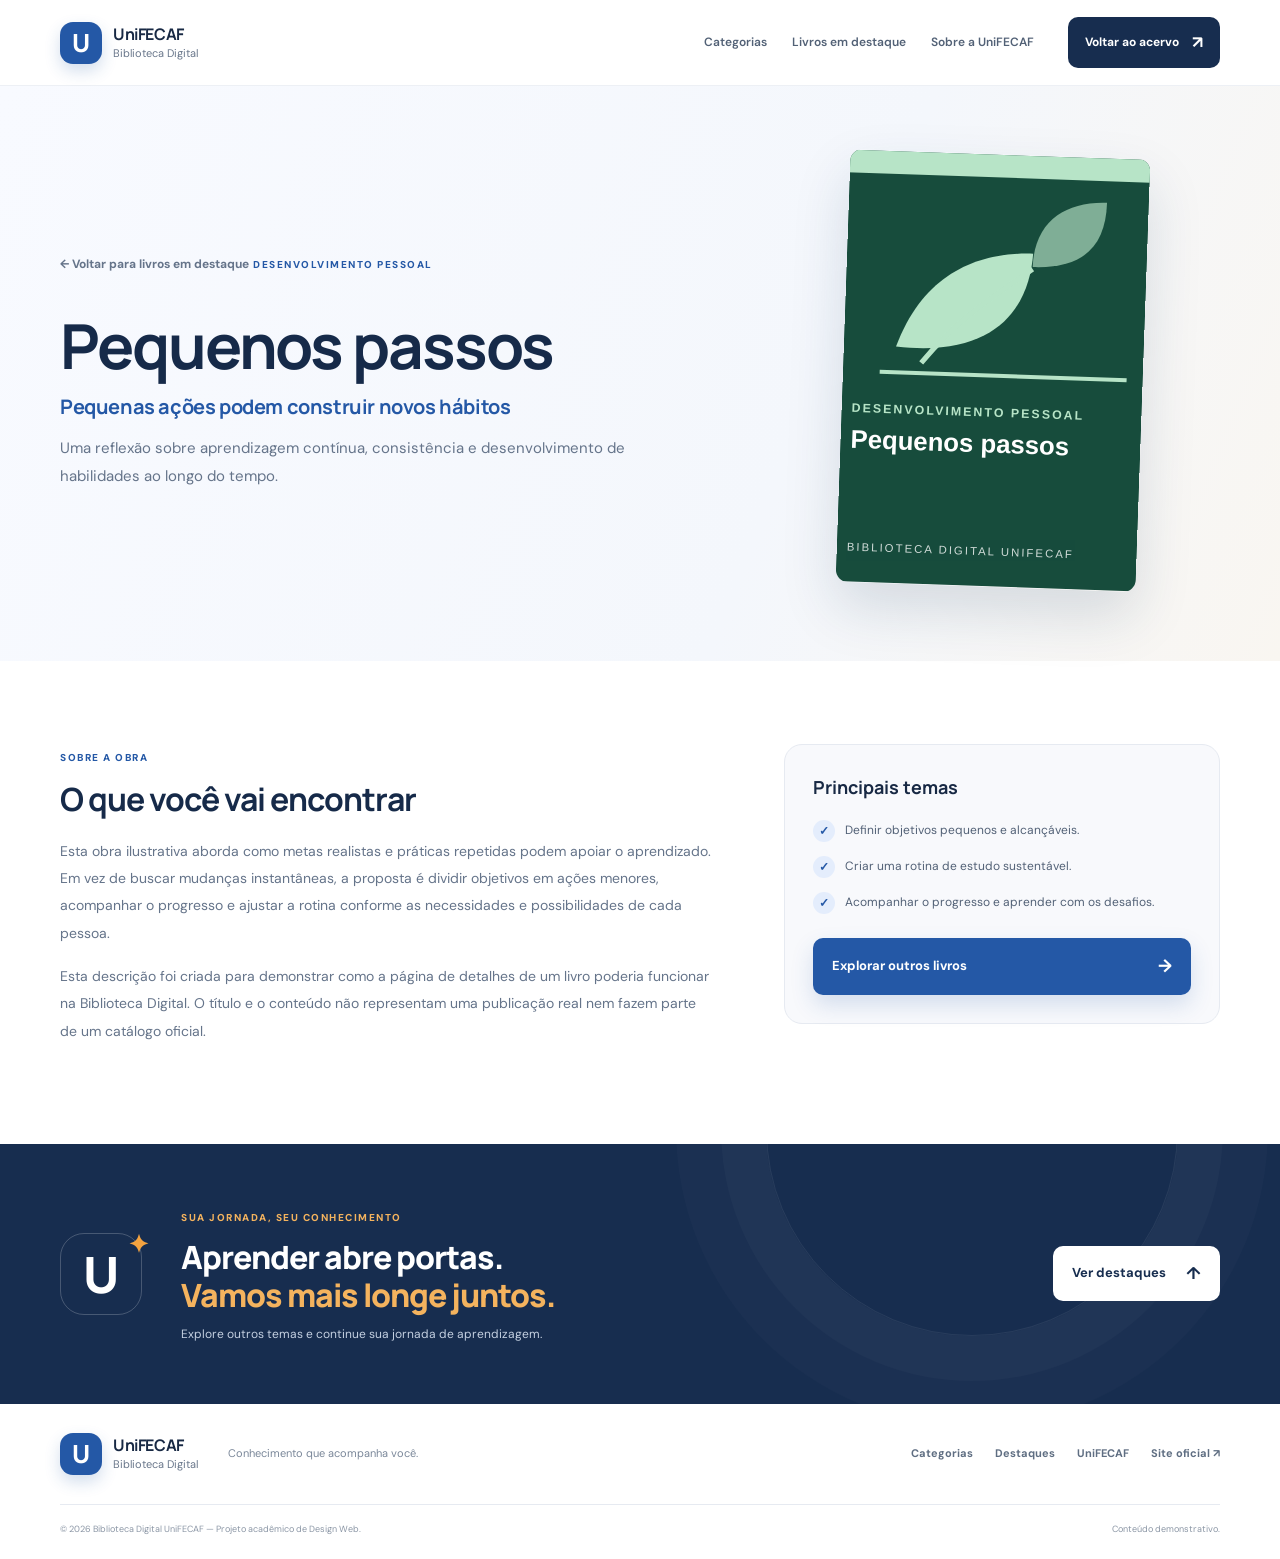
<file: livro-pequenos-passos.html>
<!DOCTYPE html>
<html lang="pt-BR">
<head>
  <meta charset="UTF-8">
  <meta name="viewport" content="width=device-width, initial-scale=1.0">
  <meta name="description" content="Conheça o livro ilustrativo Pequenos passos na Biblioteca Digital UniFECAF.">
  <title>Pequenos passos | Biblioteca Digital UniFECAF</title>
  <link rel="stylesheet" href="css/style.css">
</head>
<body class="book-detail-page">
  <a class="skip-link" href="#conteudo">Pular para o conteúdo</a>
  <header class="site-header">
    <div class="container header-inner">
      <a class="brand" href="index.html" aria-label="UniFECAF Biblioteca Digital - início"><span class="brand-mark" aria-hidden="true">U</span><span class="brand-copy"><strong>UniFECAF</strong><small>Biblioteca Digital</small></span></a>
      <nav class="detail-nav" aria-label="Navegação principal"><a href="index.html#categorias">Categorias</a><a href="index.html#destaques">Livros em destaque</a><a href="index.html#unifecaf">Sobre a UniFECAF</a></nav>
      <a class="header-cta" href="index.html#destaques">Voltar ao acervo <span aria-hidden="true">↗</span></a>
    </div>
  </header>
  <main id="conteudo">
    <section class="detail-hero">
      <div class="container detail-grid">
        <div class="detail-copy">
          <a class="back-link" href="index.html#destaques">← Voltar para livros em destaque</a>
          <span class="eyebrow">DESENVOLVIMENTO PESSOAL</span>
          <h1>Pequenos passos</h1>
          <h2>Pequenas ações podem construir novos hábitos</h2>
          <p class="detail-intro">Uma reflexão sobre aprendizagem contínua, consistência e desenvolvimento de habilidades ao longo do tempo.</p>
        </div>
        <div class="detail-art"><img class="detail-cover-image" src="assets/imagens/capa-livro-04.svg" alt="Capa ilustrada de Pequenos passos" loading="lazy"></div>
      </div>
    </section>
    <section class="section detail-content">
      <div class="container detail-content-grid">
        <article class="detail-description"><span class="eyebrow">SOBRE A OBRA</span><h2>O que você vai encontrar</h2><p>Esta obra ilustrativa aborda como metas realistas e práticas repetidas podem apoiar o aprendizado. Em vez de buscar mudanças instantâneas, a proposta é dividir objetivos em ações menores, acompanhar o progresso e ajustar a rotina conforme as necessidades e possibilidades de cada pessoa.</p><p>Esta descrição foi criada para demonstrar como a página de detalhes de um livro poderia funcionar na Biblioteca Digital. O título e o conteúdo não representam uma publicação real nem fazem parte de um catálogo oficial.</p></article>
        <aside class="takeaways"><h3>Principais temas</h3><ul><li><span aria-hidden="true">✓</span>Definir objetivos pequenos e alcançáveis.</li><li><span aria-hidden="true">✓</span>Criar uma rotina de estudo sustentável.</li><li><span aria-hidden="true">✓</span>Acompanhar o progresso e aprender com os desafios.</li></ul><a class="button button-primary" href="index.html#destaques">Explorar outros livros <span aria-hidden="true">→</span></a></aside>
      </div>
    </section>
    <section class="library-banner"><div class="container banner-inner"><div class="banner-mark" aria-hidden="true"><span>U</span><i>✦</i></div><div class="banner-copy"><span class="eyebrow">SUA JORNADA, SEU CONHECIMENTO</span><h2>Aprender abre portas.<br><em>Vamos mais longe juntos.</em></h2><p>Explore outros temas e continue sua jornada de aprendizagem.</p></div><a class="button button-light" href="index.html#destaques">Ver destaques <span aria-hidden="true">↑</span></a></div></section>
  </main>
  <footer class="site-footer"><div class="container footer-main"><a class="brand footer-brand" href="index.html"><span class="brand-mark" aria-hidden="true">U</span><span class="brand-copy"><strong>UniFECAF</strong><small>Biblioteca Digital</small></span></a><p>Conhecimento que acompanha você.</p><div class="footer-links"><a href="index.html#categorias">Categorias</a><a href="index.html#destaques">Destaques</a><a href="index.html#unifecaf">UniFECAF</a><a href="https://www.unifecaf.com.br/" target="_blank" rel="noopener noreferrer">Site oficial ↗</a></div></div><div class="container footer-bottom"><span>© 2026 Biblioteca Digital UniFECAF — Projeto acadêmico de Design Web.</span><span>Conteúdo demonstrativo.</span></div></footer>
</body>
</html>
</file>
<file: css/style.css>
@import url('https://fonts.googleapis.com/css2?family=DM+Sans:wght@400;500;600;700&family=Manrope:wght@400;500;600;700;800&display=swap');
:root{--navy:#172d4f;--blue:#2458a6;--blue-dark:#163d78;--orange:#f4a340;--ink:#182944;--muted:#69778b;--paper:#f8f9fc;--line:#e6eaf1;--white:#fff;--radius:20px;--shadow:0 18px 50px rgba(28,53,89,.09)}
*{box-sizing:border-box}html{scroll-behavior:smooth;scroll-padding-top:92px}body{margin:0;color:var(--ink);background:#fff;font-family:"DM Sans",Arial,sans-serif;font-size:15px;line-height:1.6}a{color:inherit;text-decoration:none}button{font:inherit}.container{width:min(1160px,calc(100% - 48px));margin-inline:auto}.skip-link{position:absolute;left:12px;top:-60px;z-index:20;background:#fff;padding:10px 16px;border-radius:8px;color:var(--blue)}.skip-link:focus{top:12px}
.site-header{height:86px;background:#fff;border-bottom:1px solid #edf0f5;position:sticky;top:0;z-index:10}.header-inner{height:100%;display:flex;align-items:center;gap:34px}.brand{display:flex;align-items:center;gap:11px;flex-shrink:0}.brand-mark{width:42px;height:42px;display:grid;place-items:center;border-radius:13px;background:var(--blue);color:white;font-family:Manrope,sans-serif;font-weight:800;font-size:25px;box-shadow:0 7px 16px #2458a633}.brand-copy{display:flex;flex-direction:column;line-height:1.25}.brand-copy strong{font-family:Manrope,sans-serif;font-size:16px;letter-spacing:-.4px}.brand-copy small{font-size:11px;color:var(--muted);margin-top:3px}.main-nav{display:flex;align-items:center;justify-content:center;gap:27px;margin-left:auto}.main-nav a{font-size:13px;color:#526176;font-weight:600;transition:color .2s}.main-nav a:hover,.footer-links a:hover{color:var(--blue)}.header-cta{display:flex;align-items:center;gap:13px;background:var(--navy);color:white;padding:12px 17px;border-radius:10px;font-size:12px;font-weight:700;white-space:nowrap}.header-cta span{font-size:17px}.menu-toggle{display:none}
.hero{position:relative;overflow:hidden;background:linear-gradient(112deg,#f8faff 0%,#f4f7fc 56%,#f9f6f1 100%);padding:72px 0 62px}.hero-grid{display:grid;grid-template-columns:1fr .92fr;align-items:center;gap:50px;min-height:390px}.hero-copy{padding:10px 0 0}.eyebrow{display:inline-flex;align-items:center;gap:9px;font-size:10px;font-weight:800;letter-spacing:1.5px;color:var(--blue);line-height:1.5}.eyebrow-dot{width:7px;height:7px;border-radius:50%;background:var(--orange);box-shadow:0 0 0 4px #f4a34024}.hero h1,.section-heading h2,.banner-copy h2{font-family:Manrope,Arial,sans-serif;letter-spacing:-2.1px;font-weight:800}.hero h1{font-size:clamp(42px,4.3vw,60px);line-height:1.09;margin:22px 0 18px;max-width:570px;color:#162a49}.hero h1 em,.section-heading h2 em,.banner-copy h2 em{font-style:normal;color:var(--blue)}.hero-copy>p{font-size:16px;line-height:1.8;color:#65748a;max-width:500px;margin:0}.hero-actions{display:flex;align-items:center;gap:25px;margin-top:28px}.button{display:inline-flex;align-items:center;justify-content:center;gap:20px;border-radius:10px;padding:14px 19px;font-size:13px;font-weight:700;transition:transform .2s,box-shadow .2s}.button:hover{transform:translateY(-2px)}.button-primary{background:var(--blue);color:white;box-shadow:0 10px 22px #2458a62b}.button-primary span{font-size:18px}.text-link{display:inline-flex;align-items:center;gap:10px;font-size:12px;font-weight:700;color:var(--navy)}.text-link span{font-size:16px;color:var(--blue)}.hero-proof{display:flex;align-items:center;gap:13px;margin-top:37px}.avatar-stack{display:flex;padding-left:3px}.avatar-stack span{width:29px;height:29px;margin-left:-4px;display:grid;place-items:center;border:2px solid #f7f9fc;border-radius:50%;background:#e2eaf8;color:#244a82;font-size:10px;font-weight:800}.avatar-stack span:nth-child(2){background:#f7dfcb;color:#9d5424}.avatar-stack span:nth-child(3){background:#d8ebe2;color:#24634e}.avatar-stack span:nth-child(4){background:var(--navy);color:white}.hero-proof p{display:flex;flex-direction:column;line-height:1.4;margin:0}.hero-proof strong{font-size:11px}.hero-proof small{font-size:10px;color:#78859a;margin-top:3px}
.hero-art{height:385px;position:relative;display:grid;place-items:center}.art-orbit{position:absolute;border:1px solid #dce4f1;border-radius:50%;transform:rotate(-18deg)}.orbit-one{width:360px;height:280px}.orbit-two{width:290px;height:350px;transform:rotate(38deg);border-color:#e7dfd2}.book-scene{position:relative;width:300px;height:290px;transform:rotate(-5deg);filter:drop-shadow(0 24px 22px #243b5c20)}.book{position:absolute;bottom:37px;border-radius:5px 10px 10px 5px;box-shadow:inset 7px 0 0 #00000015,5px 7px 0 #d6dce5}.book-back{width:135px;height:218px;left:23px;bottom:48px;background:#e9a14a;transform:rotate(-14deg);padding:28px 18px;color:#fff8e8;font-family:Manrope;font-weight:800;font-size:15px;line-height:1.2}.book-middle{width:144px;height:242px;left:91px;bottom:37px;background:#204d83;transform:rotate(8deg);padding:25px 17px;color:#e9f2ff;font-family:Manrope;font-weight:800;font-size:15px;line-height:1.3}.book-middle i{display:block;font-style:normal;font-size:64px;color:#f4b35b;text-align:right;margin-top:25px}.book-front{width:150px;height:254px;left:128px;bottom:22px;background:#f3e9d5;transform:rotate(13deg);padding:23px 17px;color:#213957;overflow:hidden}.book-front small,.cover small{font-size:8px;font-weight:800;letter-spacing:1px}.book-front strong{display:block;position:relative;z-index:1;font-family:Manrope;font-size:20px;line-height:1.12;margin-top:12px}.cover-sun{position:absolute;width:116px;height:116px;border-radius:50%;background:#eea24b;right:-22px;bottom:-17px}.book-shadow{position:absolute;bottom:11px;left:37px;width:250px;height:22px;border-radius:50%;background:#b6c3d5;filter:blur(13px);z-index:-1}.floating-note{position:absolute;z-index:2;display:flex;align-items:center;gap:10px;background:#ffffffeb;padding:12px 15px;border:1px solid #fff;border-radius:13px;box-shadow:var(--shadow);backdrop-filter:blur(8px)}.floating-note strong,.floating-note small{display:block;line-height:1.45}.floating-note strong{font-size:10px}.floating-note small{font-size:9px;color:#8490a0;margin-top:2px}.note-icon{display:grid;place-items:center;width:33px;height:33px;border-radius:10px;background:#eaf0fc;color:var(--blue);font-size:19px}.note-top{top:35px;right:2px}.note-bottom{bottom:25px;left:1px}.note-bottom .note-icon{background:#fff0dd;color:#b16b1c}.spark{position:absolute;color:#e4a04b;font-size:25px}.spark-one{top:56px;left:47px}.spark-two{right:28px;bottom:75px}.hero-bottom-line{position:absolute;bottom:0;left:0;width:100%;height:4px;background:linear-gradient(90deg,var(--blue) 0 27%,var(--orange) 27% 39%,#e8edf6 39%)}
.quick-stats{border-bottom:1px solid var(--line);background:#fff}.stats-grid{display:grid;grid-template-columns:repeat(3,1fr);padding:25px 0}.stat-item{display:flex;align-items:center;justify-content:center;gap:13px;border-right:1px solid var(--line)}.stat-item:last-child{border-right:0}.stat-icon{width:39px;height:39px;display:grid;place-items:center;background:#eef3fc;color:var(--blue);border-radius:12px;font-size:22px}.stat-item div{display:flex;flex-direction:column;line-height:1.45}.stat-item strong{font-size:12px}.stat-item small{font-size:10px;color:#7a8799;margin-top:3px}
.section{padding:83px 0}.section-heading{display:flex;align-items:flex-end;justify-content:space-between;gap:24px;margin-bottom:30px}.section-heading h2{font-size:clamp(30px,3vw,40px);line-height:1.2;margin:12px 0 0}.section-intro{color:var(--muted);font-size:13px;margin:12px 0 0}.desktop-link{margin-bottom:8px}.category-grid{display:grid;grid-template-columns:repeat(4,1fr);gap:16px}.category-card{position:relative;min-height:176px;border:1px solid transparent;border-radius:16px;padding:22px 19px;display:flex;flex-direction:column;align-items:flex-start;transition:transform .2s,box-shadow .2s}.category-card:hover{transform:translateY(-4px);box-shadow:var(--shadow)}.category-blue{background:#edf3ff;border-color:#e1eafa}.category-orange{background:#fff4e7;border-color:#f8ead7}.category-green{background:#edf7f2;border-color:#e0eee7}.category-purple{background:#f4efff;border-color:#ebe3fb}.category-symbol{display:grid;place-items:center;width:39px;height:39px;border-radius:12px;background:#fff;font-size:23px;color:var(--blue);margin-bottom:17px;box-shadow:0 4px 10px #253d5c0a}.category-orange .category-symbol{color:#bc7022}.category-green .category-symbol{color:#317a5a}.category-purple .category-symbol{color:#7b58bc}.category-name{font-family:Manrope;font-size:14px;font-weight:800;letter-spacing:-.3px}.category-desc{font-size:10px;color:#78859a;margin-top:5px}.category-arrow{position:absolute;right:17px;top:17px;color:#7d8da5;font-size:16px}
.featured-section{background:#f8f9fc;padding-top:78px;padding-bottom:84px}.book-grid{display:grid;grid-template-columns:repeat(4,1fr);gap:19px}.book-card{background:#fff;border:1px solid #e9edf3;border-radius:16px;overflow:hidden;transition:transform .2s,box-shadow .2s}.book-card:hover{transform:translateY(-4px);box-shadow:var(--shadow)}.cover{height:230px;margin:13px 13px 0;position:relative;overflow:hidden;border-radius:9px;padding:17px 17px;color:#fff}.cover-label{position:relative;z-index:2;font-size:8px;letter-spacing:1.4px;font-weight:800}.cover h3{position:relative;z-index:2;font-family:Manrope;font-size:24px;line-height:1.12;letter-spacing:-.7px;margin:47px 0 10px}.cover small{position:absolute;bottom:17px;left:17px;z-index:2;font-size:7px}.cover-tech{background:#183f70}.cover-tech h3{margin-top:57px}.cover-art-tech{position:absolute;right:-14px;top:48px;width:130px;height:120px;transform:rotate(-24deg)}.cover-art-tech i{position:absolute;display:block;width:115px;height:115px;border:1px solid #84b9e6;border-radius:30px;transform:rotate(45deg)}.cover-art-tech i:nth-child(2){transform:rotate(45deg) scale(.75);border-color:#f1a84d}.cover-art-tech i:nth-child(3){transform:rotate(45deg) scale(.5);border-color:#a3d3f4}.cover-art-tech i:nth-child(4){width:14px;height:14px;background:#f3b05c;border:0;right:10px;top:10px}.cover-business{background:#edaa55;color:#3d2d23}.cover-business h3{font-size:28px;margin-top:60px}.cover-sun-large{position:absolute;right:-26px;top:40px;width:160px;height:160px;border-radius:50%;background:#f8d9a7;opacity:.8}.cover-design{background:#d9e7d9;color:#204c41}.cover-design h3{margin-top:75px;font-size:27px}.design-shapes i{position:absolute;display:block;width:80px;height:80px;top:38px;right:24px;border-radius:50%;background:#f0a14b}.design-shapes i:nth-child(2){width:65px;height:90px;top:65px;right:72px;background:#3e8873;border-radius:45% 45% 8px 8px;transform:rotate(35deg)}.design-shapes i:nth-child(3){width:50px;height:50px;top:28px;right:77px;background:#f4d2a3;border-radius:8px;transform:rotate(28deg)}.cover-mind{background:#4c3b78;color:#fff}.cover-mind h3{font-size:22px;margin-top:54px}.mind-lines{position:absolute;right:-15px;top:35px;width:130px;height:115px;border:1px solid #b9a6ef;border-radius:50%;transform:rotate(-25deg)}.mind-lines:before,.mind-lines:after{content:"";position:absolute;inset:12px;border:1px solid #b9a6ef;border-radius:50%}.mind-lines:after{inset:25px}.book-info{padding:15px 16px 18px}.book-category{font-size:9px;color:var(--blue);font-weight:800;letter-spacing:.4px}.book-info h3{font-family:Manrope;font-size:14px;letter-spacing:-.3px;margin:5px 0 5px}.book-info p{font-size:11px;color:var(--muted);line-height:1.5;margin:0;min-height:34px}.book-link{display:flex;align-items:center;justify-content:space-between;margin-top:14px;padding-top:11px;border-top:1px solid #edf0f5;color:var(--blue);font-size:10px;font-weight:800}.book-link span{font-size:15px}.catalog-note{margin:18px 0 0;color:#8a95a5;font-size:10px;text-align:right}
.library-banner{padding:60px 0;background:var(--navy);color:#fff;overflow:hidden;position:relative}.library-banner:after{content:"";position:absolute;width:410px;height:410px;border:1px solid #ffffff13;border-radius:50%;right:8%;top:-220px;box-shadow:0 0 0 45px #ffffff06,0 0 0 90px #ffffff04}.banner-inner{position:relative;z-index:1;display:grid;grid-template-columns:95px 1fr auto;gap:26px;align-items:center}.banner-mark{position:relative;width:82px;height:82px;border:1px solid #ffffff35;border-radius:24px;display:grid;place-items:center;font-family:Manrope;font-size:50px;font-weight:800;color:#fff}.banner-mark i{position:absolute;right:-8px;top:-10px;font-size:25px;color:var(--orange);font-style:normal}.banner-copy .eyebrow{color:#f4b35e}.banner-copy h2{font-size:32px;line-height:1.2;letter-spacing:-1px;margin:10px 0}.banner-copy h2 em{color:#f4b35e}.banner-copy p{font-size:12px;color:#c4d0e1;max-width:570px;margin:0}.button-light{background:#fff;color:var(--navy);white-space:nowrap}.button-light span{font-size:17px}
.site-footer{background:#fff}.footer-main{display:flex;align-items:center;gap:30px;padding:29px 0;border-bottom:1px solid var(--line)}.footer-main>p{font-size:11px;color:#7a8799;margin:0}.footer-links{display:flex;gap:22px;margin-left:auto}.footer-links a{font-size:11px;color:#5f6e82;font-weight:700}.footer-bottom{display:flex;justify-content:space-between;gap:20px;padding:17px 0 23px;color:#8b96a5;font-size:9px}
@media(max-width:1000px){.header-inner{gap:20px}.main-nav{gap:16px}.main-nav a{font-size:12px}.header-cta{padding:11px 13px}.hero-grid{gap:20px}.hero h1{font-size:49px}.hero-art{transform:scale(.9)}.category-grid,.book-grid{grid-template-columns:repeat(2,1fr)}.category-card{min-height:150px}.cover{height:250px}.banner-inner{grid-template-columns:75px 1fr auto;gap:20px}.banner-copy h2{font-size:28px}}
@media(max-width:720px){.container{width:min(100% - 36px,520px)}.site-header{height:72px}.header-inner{justify-content:space-between;gap:12px}.brand-mark{width:38px;height:38px}.brand-copy strong{font-size:14px}.brand-copy small{font-size:10px}.header-cta{display:none}.menu-toggle{display:flex;flex-direction:column;gap:5px;justify-content:center;align-items:center;width:42px;height:42px;border:1px solid var(--line);border-radius:11px;background:#fff}.menu-toggle span{width:18px;height:2px;background:var(--navy);border-radius:2px}.main-nav{display:none;position:absolute;top:71px;left:0;right:0;padding:14px 20px 20px;background:#fff;border-bottom:1px solid var(--line);box-shadow:0 16px 22px #1c35590c;align-items:stretch;gap:0;margin:0}.main-nav.is-open{display:flex;flex-direction:column}.main-nav a{padding:12px 5px;border-bottom:1px solid #f0f2f6;font-size:13px}.main-nav a:last-child{border-bottom:0}.hero{padding:48px 0 40px}.hero-grid{grid-template-columns:1fr;gap:12px}.hero-copy{padding:0}.hero h1{font-size:clamp(39px,10vw,52px);letter-spacing:-1.8px;margin:17px 0 14px;max-width:440px}.hero-copy>p{font-size:14px;line-height:1.75}.hero-actions{gap:17px;margin-top:22px;flex-wrap:wrap}.button{padding:13px 16px;font-size:12px}.text-link{font-size:11px}.hero-proof{margin-top:25px}.hero-art{height:310px;transform:scale(.88);transform-origin:top center;margin-bottom:-24px}.orbit-one{width:320px;height:245px}.orbit-two{width:250px;height:310px}.book-scene{transform:scale(.86) rotate(-5deg)}.note-top{top:20px;right:-3px}.note-bottom{bottom:12px;left:-4px}.floating-note{padding:9px 11px}.floating-note strong{font-size:9px}.floating-note small{font-size:8px}.note-icon{width:28px;height:28px}.quick-stats .container{padding:9px 0}.stats-grid{grid-template-columns:1fr;padding:8px 0}.stat-item{justify-content:flex-start;border-right:0;border-bottom:1px solid var(--line);padding:12px 6px}.stat-item:last-child{border-bottom:0}.stat-icon{width:35px;height:35px}.section{padding:58px 0}.section-heading{align-items:flex-start;margin-bottom:24px}.section-heading h2{font-size:31px;letter-spacing:-1.3px}.section-intro{font-size:12px;line-height:1.7;max-width:340px}.desktop-link{display:none}.category-grid{grid-template-columns:repeat(2,minmax(0,1fr));gap:11px}.category-card{min-height:158px;padding:17px 13px;border-radius:13px}.category-symbol{width:35px;height:35px;margin-bottom:14px;font-size:20px}.category-name{font-size:12px;line-height:1.35}.category-desc{font-size:9px;line-height:1.45}.category-arrow{right:12px;top:12px;font-size:14px}.featured-section{padding:58px 0}.book-grid{grid-template-columns:repeat(2,minmax(0,1fr));gap:12px}.cover{height:205px;margin:8px 8px 0;padding:12px}.cover-label{font-size:7px;letter-spacing:.9px}.cover h3{font-size:20px;margin:45px 0 8px}.cover small{left:12px;bottom:12px;font-size:6px}.cover-tech h3{margin-top:48px}.cover-business h3{font-size:23px;margin-top:48px}.cover-design h3{font-size:23px;margin-top:65px}.cover-mind h3{font-size:19px;margin-top:45px}.book-info{padding:12px 11px 13px}.book-info h3{font-size:12px}.book-info p{font-size:10px;min-height:44px}.book-link{font-size:9px;margin-top:10px;padding-top:9px}.catalog-note{text-align:left;line-height:1.5}.library-banner{padding:43px 0}.banner-inner{grid-template-columns:58px 1fr;gap:17px}.banner-mark{width:57px;height:57px;border-radius:17px;font-size:36px}.banner-mark i{font-size:18px}.banner-copy .eyebrow{font-size:8px;letter-spacing:1px}.banner-copy h2{font-size:25px;letter-spacing:-.8px}.banner-copy p{font-size:11px;line-height:1.7}.button-light{grid-column:2;justify-self:start;margin-top:3px}.footer-main{flex-wrap:wrap;gap:16px;padding:24px 0}.footer-main>p{order:3;width:100%}.footer-links{gap:14px}.footer-links a{font-size:10px}.footer-bottom{flex-direction:column;gap:7px;font-size:9px;line-height:1.5}}
@media(max-width:360px){.container{width:calc(100% - 28px)}.hero h1{font-size:37px}.hero-actions{align-items:flex-start;flex-direction:column;gap:15px}.hero-art{transform:scale(.78);margin-left:-8px;margin-right:-8px;margin-bottom:-52px}.category-card{padding:14px 10px}.category-name{font-size:11px}.cover{height:185px}.cover h3{font-size:18px}.cover-business h3,.cover-design h3{font-size:20px}.book-info{padding:10px}.book-info h3{font-size:11px}}
@media(prefers-reduced-motion:reduce){html{scroll-behavior:auto}*,*::before,*::after{transition:none!important;animation:none!important}}


/* Seção institucional: apresentação da faculdade e links oficiais */
.institution-section{background:#f5f8fd}
.institution-grid{display:grid;grid-template-columns:1.15fr .85fr;gap:58px;align-items:center}
.institution-copy h2{font-family:Manrope,Arial,sans-serif;font-size:clamp(32px,3.4vw,43px);line-height:1.15;letter-spacing:-1.8px;color:#162a49;margin:13px 0 19px}
.institution-copy h2 em{font-style:normal;color:var(--blue)}
.institution-copy p{font-size:13px;line-height:1.9;color:#65748a;max-width:650px;margin:0 0 13px}
.institution-actions{display:flex;align-items:center;flex-wrap:wrap;gap:20px;margin-top:25px}
.institution-card{position:relative;overflow:hidden;padding:32px;border-radius:22px;background:linear-gradient(145deg,#18345c,#10213d);color:#fff;box-shadow:0 20px 50px #18345c1c}
.institution-card:after{content:"";position:absolute;width:230px;height:230px;border:1px solid #ffffff18;border-radius:50%;right:-100px;top:-100px;box-shadow:0 0 0 30px #ffffff08,0 0 0 60px #ffffff05;pointer-events:none}
.institution-card-mark{position:relative;display:grid;place-items:center;width:62px;height:62px;border:1px solid #ffffff40;border-radius:18px;font-family:Manrope,Arial,sans-serif;font-size:37px;font-weight:800;margin-bottom:24px}
.institution-card-mark span{position:absolute;right:-8px;top:-12px;color:#f4b35e;font-size:22px}
.institution-card-label{font-size:9px;letter-spacing:2px;font-weight:800;color:#f4b35e}
.institution-card h3{font-family:Manrope,Arial,sans-serif;font-size:24px;line-height:1.25;letter-spacing:-.6px;margin:10px 0}
.institution-card p{font-size:12px;line-height:1.8;color:#c4d0e1;margin:0 0 22px;max-width:340px}
.institution-card>a{position:relative;z-index:1;display:flex;justify-content:space-between;gap:14px;padding:13px 0;border-top:1px solid #ffffff24;color:#fff;font-size:11px;font-weight:700}
.institution-card>a span{color:#f4b35e;font-size:16px}
@media(max-width:720px){.institution-grid{grid-template-columns:1fr;gap:28px}.institution-copy h2{font-size:32px;letter-spacing:-1.3px}.institution-copy p{font-size:12px}.institution-actions{align-items:flex-start;flex-direction:column;gap:16px}.institution-card{padding:25px}.institution-card h3{font-size:22px}}


/* Páginas de detalhes dos livros ilustrativos */
.detail-nav{display:flex;align-items:center;gap:25px;margin-left:auto}
.detail-nav a{font-size:12px;color:#526176;font-weight:600}
.detail-nav a:hover,.back-link:hover{color:var(--blue)}
.detail-hero{background:linear-gradient(112deg,#f8faff 0%,#f4f7fc 62%,#f9f6f1 100%);padding:58px 0 64px}
.detail-grid{display:grid;grid-template-columns:1.05fr .75fr;align-items:center;gap:70px;min-height:340px}
.detail-copy{max-width:650px}
.back-link{display:inline-block;color:#65748a;font-size:12px;font-weight:700;margin-bottom:27px}
.detail-copy h1{font-family:Manrope,Arial,sans-serif;font-size:clamp(42px,5vw,62px);line-height:1.05;letter-spacing:-2px;color:#162a49;margin:12px 0 14px}
.detail-copy h2{font-family:Manrope,Arial,sans-serif;font-size:20px;line-height:1.45;letter-spacing:-.4px;margin:0 0 14px;color:var(--blue)}
.detail-intro{font-size:15px;line-height:1.85;color:#65748a;max-width:570px;margin:0}
.detail-art{display:flex;justify-content:center;align-items:center;padding:10px}
.detail-cover{width:min(100%,300px);height:400px;margin:0;border-radius:12px;box-shadow:0 25px 55px #18345c25;transform:rotate(2deg)}
.detail-cover h3{font-size:32px;margin-top:100px}
.detail-cover.cover-tech h3{margin-top:105px}
.detail-cover.cover-business h3{margin-top:90px;font-size:36px}
.detail-cover.cover-design h3{margin-top:125px;font-size:35px}
.detail-cover.cover-mind h3{margin-top:88px;font-size:29px}
.detail-cover .cover-label{font-size:9px}
.detail-cover small{font-size:8px}
.detail-content{background:#fff}
.detail-content-grid{display:grid;grid-template-columns:1.2fr .8fr;gap:70px;align-items:start}
.detail-description h2{font-family:Manrope,Arial,sans-serif;font-size:32px;line-height:1.2;letter-spacing:-1px;margin:12px 0 19px;color:#162a49}
.detail-description p{font-size:14px;line-height:1.95;color:#65748a;margin:0 0 16px}
.takeaways{padding:28px;border:1px solid var(--line);border-radius:18px;background:#f8f9fc}
.takeaways h3{font-family:Manrope,Arial,sans-serif;font-size:18px;margin:0 0 18px}
.takeaways ul{list-style:none;padding:0;margin:0 0 24px;display:grid;gap:14px}
.takeaways li{display:flex;gap:10px;align-items:flex-start;font-size:12px;line-height:1.7;color:#526176}
.takeaways li span{display:grid;place-items:center;flex:0 0 22px;width:22px;height:22px;background:#e4edfc;color:var(--blue);border-radius:50%;font-weight:800}
.takeaways .button{width:100%;justify-content:space-between}
@media(max-width:1000px){.detail-nav{gap:15px}.detail-grid{gap:35px}.detail-cover{height:360px}.detail-content-grid{gap:35px}}
@media(max-width:720px){.detail-nav{display:none}.detail-hero{padding:35px 0 45px}.detail-grid{grid-template-columns:1fr;gap:25px}.detail-copy h1{font-size:44px;letter-spacing:-1.5px}.detail-copy h2{font-size:18px}.detail-intro{font-size:13px}.back-link{margin-bottom:20px}.detail-art{padding:0}.detail-cover{width:230px;height:310px}.detail-cover h3{font-size:27px;margin-top:75px}.detail-cover.cover-tech h3{margin-top:80px}.detail-cover.cover-business h3{margin-top:70px;font-size:30px}.detail-cover.cover-design h3{margin-top:95px;font-size:28px}.detail-cover.cover-mind h3{margin-top:65px;font-size:24px}.detail-content-grid{grid-template-columns:1fr;gap:25px}.detail-description h2{font-size:28px}.detail-description p{font-size:13px}.takeaways{padding:22px}}

/* Capas ilustradas dos livros — arquivos SVG locais */
.cover-image{display:block;width:calc(100% - 26px);height:230px;object-fit:cover;margin:13px 13px 0;border-radius:9px;box-shadow:0 5px 16px #102b4a18}
.detail-cover-image{display:block;width:min(100%,300px);height:auto;aspect-ratio:360/520;object-fit:cover;margin:0;border-radius:12px;box-shadow:0 25px 55px #18345c25;transform:rotate(2deg)}
@media(max-width:720px){.cover-image{height:230px}.detail-cover-image{width:230px}}

/* Sobre a biblioteca */
.about-library-section{background:#f7f9fd}.about-library-heading{margin-bottom:28px}.about-library-heading .section-intro{max-width:680px}.about-library-grid{display:grid;grid-template-columns:1.15fr 1fr;gap:22px;align-items:stretch}.about-library-main{background:#fff;border:1px solid var(--line);border-radius:18px;padding:30px;box-shadow:0 12px 35px #1c355908}.about-library-icon{width:48px;height:48px;display:grid;place-items:center;border-radius:14px;background:#e9f0ff;color:var(--blue);font-size:27px;margin-bottom:19px}.about-library-main h3{font-family:Manrope,Arial,sans-serif;font-size:23px;letter-spacing:-.6px;color:var(--navy);margin:0 0 14px}.about-library-main p{font-size:13px;line-height:1.85;color:#65748a;margin:0 0 13px}.about-library-main p:last-child{margin-bottom:0}.about-library-features{display:flex;flex-direction:column;gap:12px}.about-feature{display:flex;align-items:flex-start;gap:15px;background:#fff;border:1px solid var(--line);border-radius:15px;padding:18px 20px}.about-feature>span{flex:0 0 39px;width:39px;height:39px;display:grid;place-items:center;border-radius:12px;background:#eef3fb;color:var(--blue);font-size:21px}.about-feature h3{font-size:13px;color:var(--navy);margin:1px 0 5px}.about-feature p{font-size:11px;line-height:1.6;color:#718096;margin:0}.about-library-note{font-size:10px;line-height:1.6;color:#718096;margin:2px 3px 0}@media(max-width:720px){.about-library-grid{grid-template-columns:1fr;gap:14px}.about-library-main{padding:22px}.about-library-main h3{font-size:20px}.about-feature{padding:15px}.about-library-heading{margin-bottom:20px}}

/* Filtros do acervo por categoria */
.book-card[hidden] { display: none !important; }
.category-card { cursor: pointer; }
</file>
